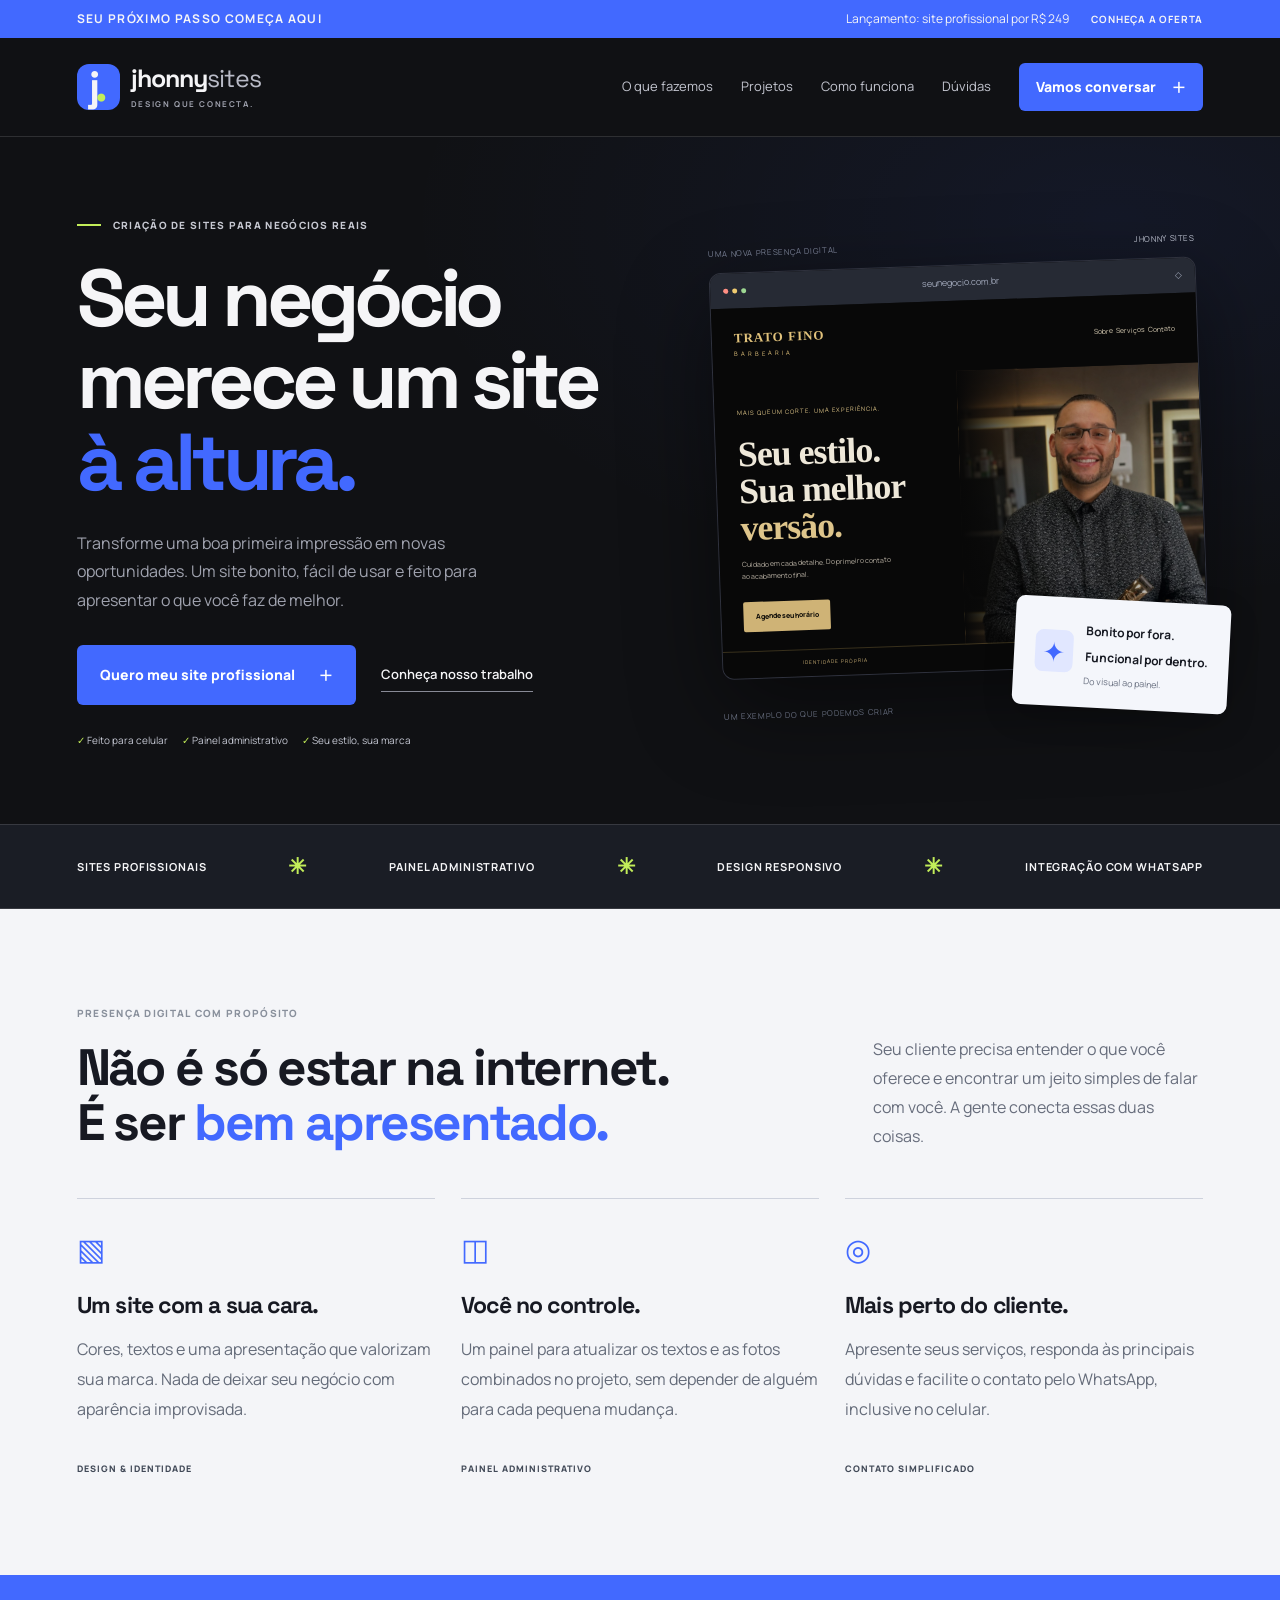
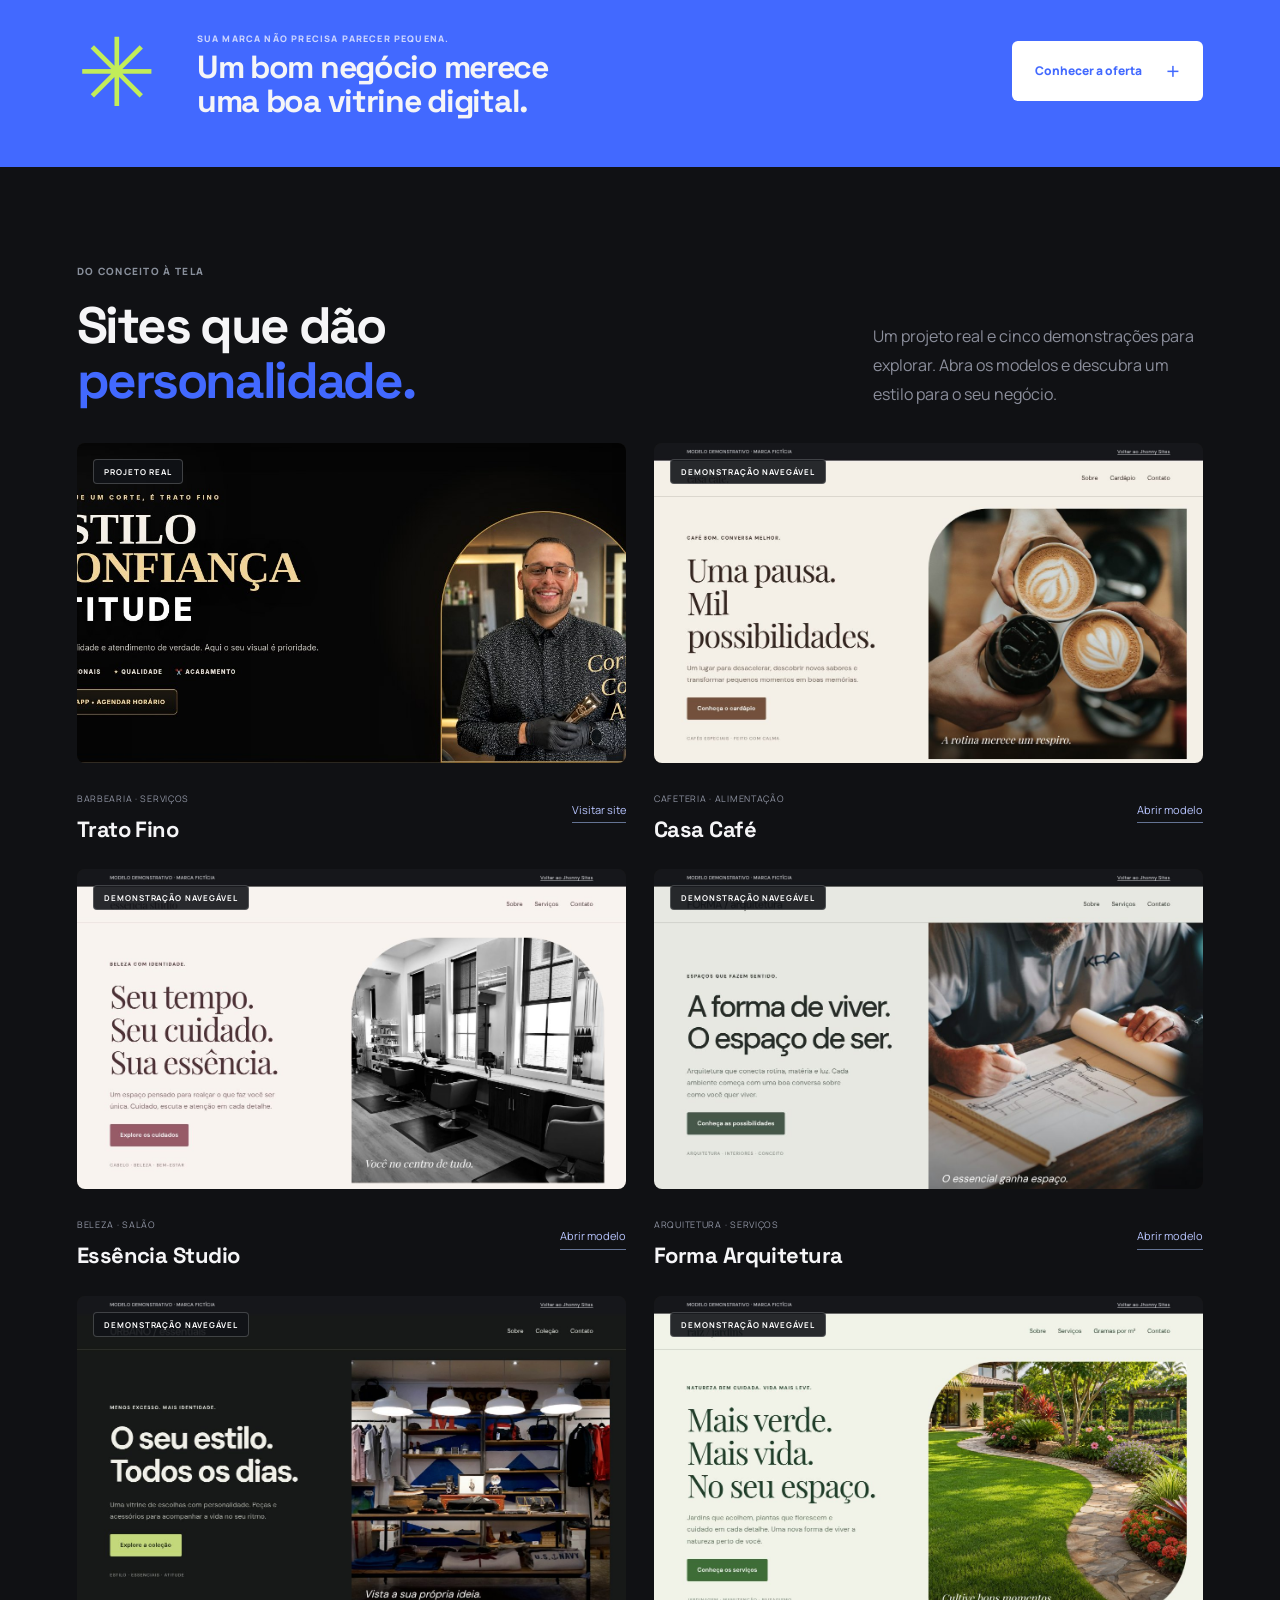
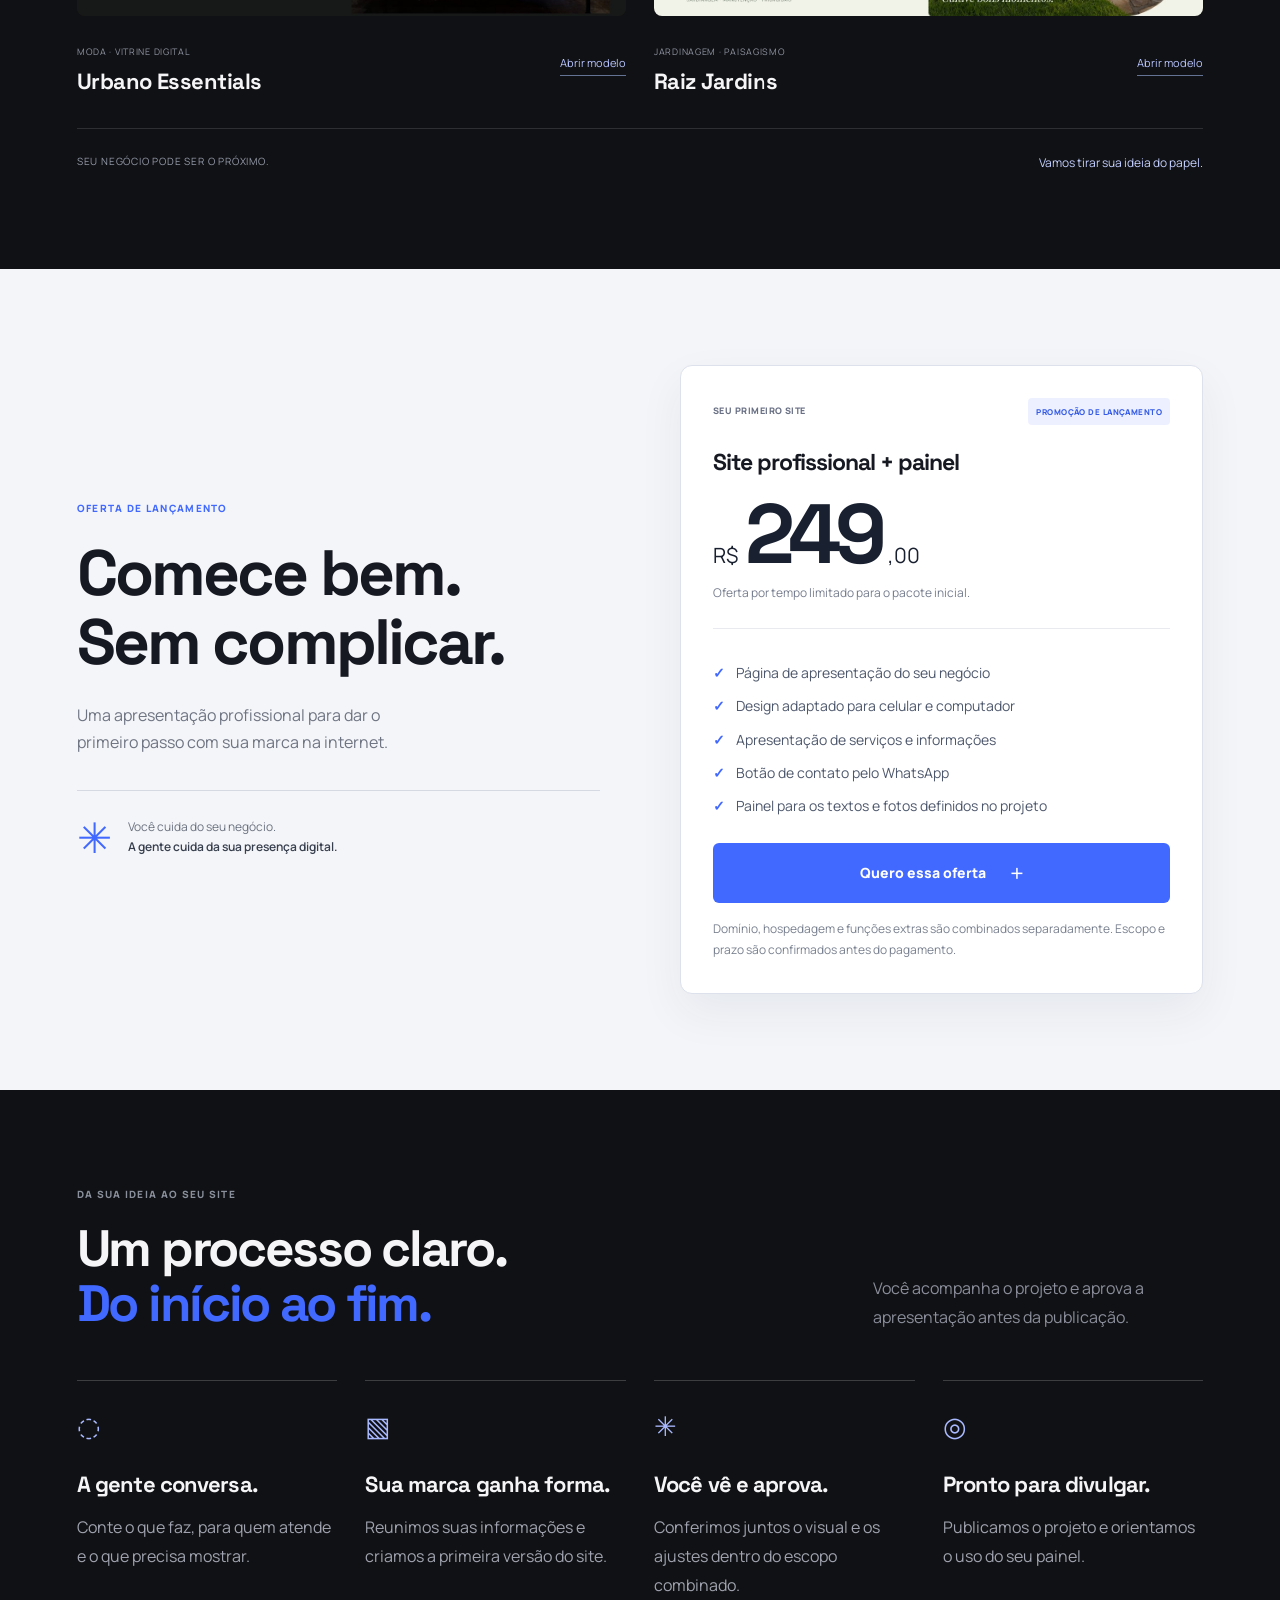
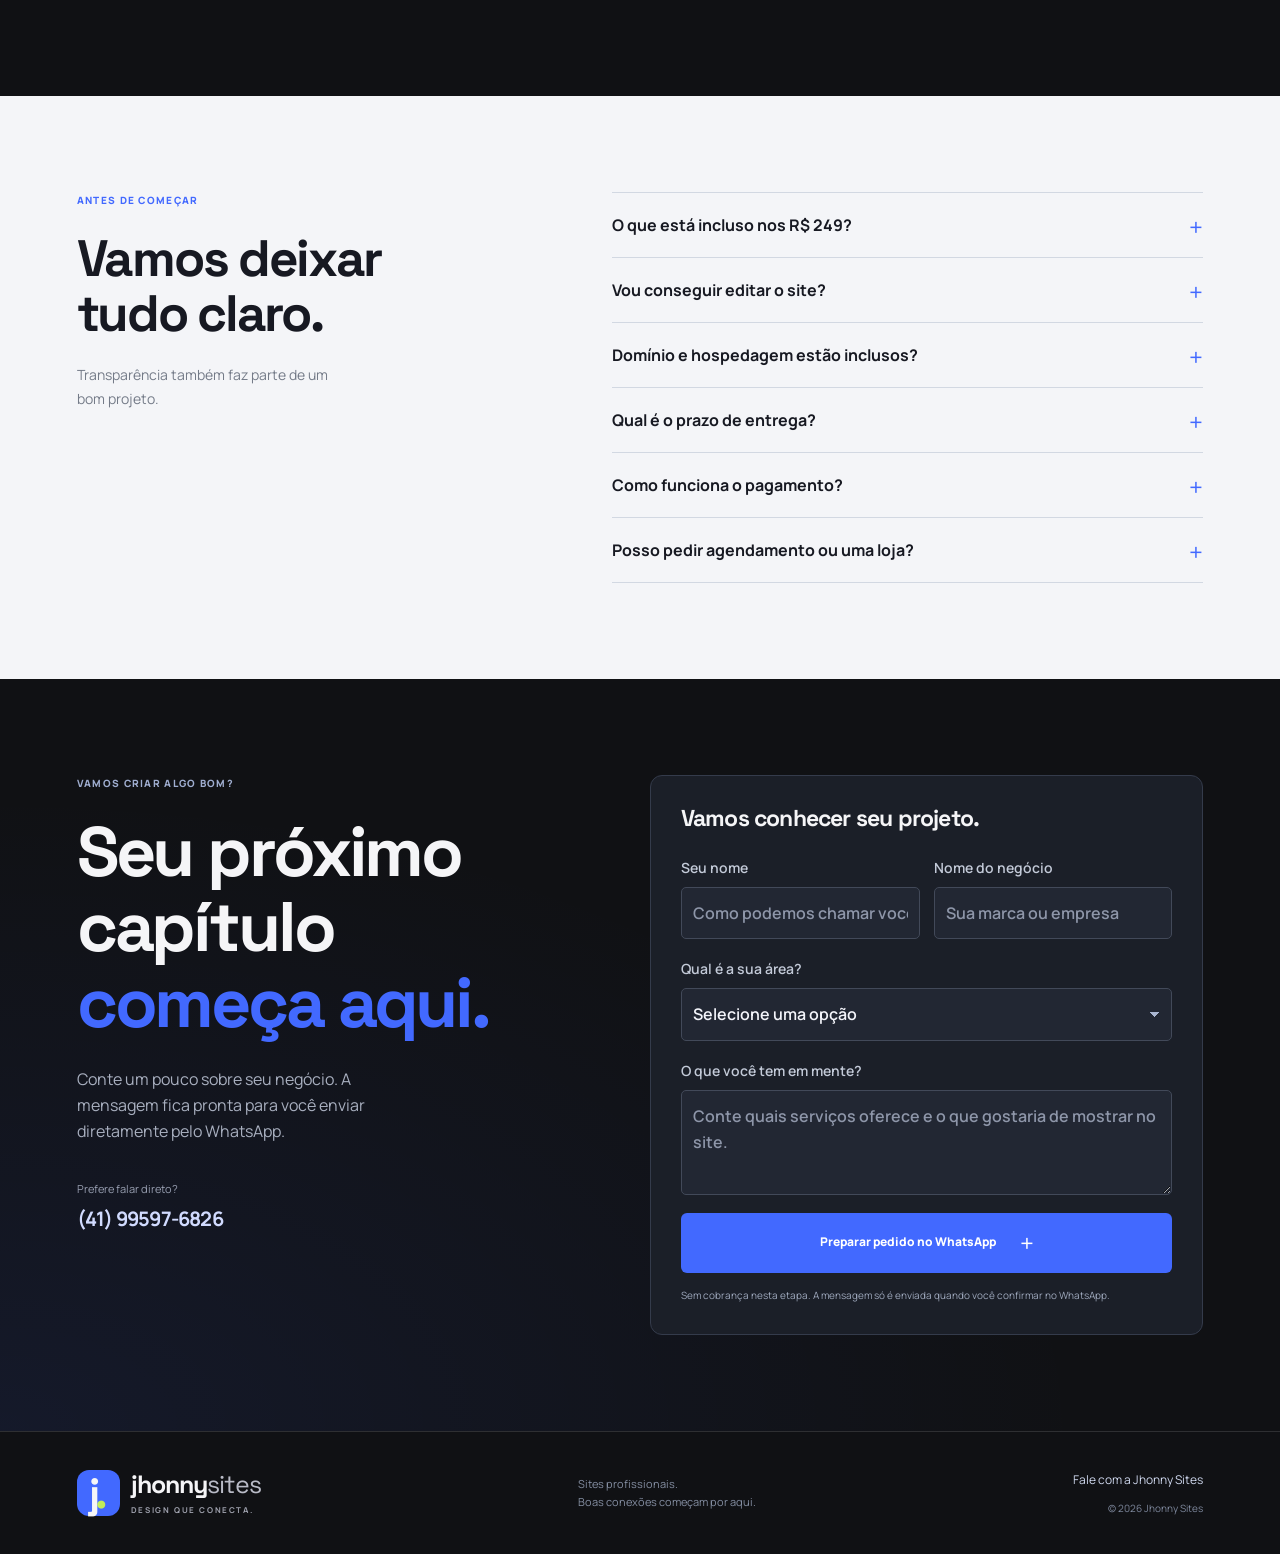
<file: index.html>
<!doctype html>
<html lang="pt-BR">
<head>
<meta charset="utf-8"><meta name="viewport" content="width=device-width, initial-scale=1">
<meta name="theme-color" content="#101114"><meta name="description" content="Jhonny Sites: sites profissionais, adaptados para celular e com painel administrativo. Conheça a oferta de lançamento de R$ 249 e solicite seu projeto.">
<title>Jhonny Sites — Seu negócio, bem apresentado.</title>
<link rel="icon" href="assets/favicon.svg" type="image/svg+xml"><link rel="preconnect" href="https://fonts.googleapis.com"><link rel="preconnect" href="https://fonts.gstatic.com" crossorigin><link href="https://fonts.googleapis.com/css2?family=Manrope:wght@400;500;600;700;800&family=Space+Grotesk:wght@400;500;600;700&display=swap" rel="stylesheet"><link rel="stylesheet" href="styles.css?v=20261121-demos">
</head>
<body>
<a class="skip" href="#principal">Pular para o conteúdo</a>
<div class="announcement"><span>SEU PRÓXIMO PASSO COMEÇA AQUI</span><a href="#oferta">Lançamento: site profissional por R$ 249 <b>CONHEÇA A OFERTA</b></a></div>
<header class="header"><a class="brand" href="#" aria-label="Jhonny Sites início"><span class="brand-icon" aria-hidden="true">j<span>.</span></span><span>jhonny<span class="brand-light">sites</span><small>DESIGN QUE CONECTA.</small></span></a><button class="menu-toggle" aria-expanded="false" aria-controls="navigation" aria-label="Abrir menu"><span></span><span></span></button><nav id="navigation" aria-label="Principal"><a href="#solucoes">O que fazemos</a><a href="#projetos">Projetos</a><a href="#processo">Como funciona</a><a href="#duvidas">Dúvidas</a><a class="button button-small" href="#contato">Vamos conversar <span aria-hidden="true">+</span></a></nav></header>
<main id="principal">
<section class="hero section-wrap"><div class="hero-copy"><div class="eyebrow"><span class="dash"></span> CRIAÇÃO DE SITES PARA NEGÓCIOS REAIS</div><h1>Seu negócio<br>merece um site<br><span>à altura.</span></h1><p>Transforme uma boa primeira impressão em novas oportunidades. Um site bonito, fácil de usar e feito para apresentar o que você faz de melhor.</p><div class="hero-actions"><a class="button" href="#contato">Quero meu site profissional <span aria-hidden="true">+</span></a><a class="text-link" href="#projetos">Conheça nosso trabalho</a></div><div class="hero-checks"><span>✓ Feito para celular</span><span>✓ Painel administrativo</span><span>✓ Seu estilo, sua marca</span></div></div>
<div class="hero-visual"><div class="visual-label"><span>UMA NOVA PRESENÇA DIGITAL</span><span>JHONNY SITES</span></div><div class="browser"><div class="browser-bar"><div class="browser-dots"><i></i><i></i><i></i></div><span>seunegocio.com.br</span><span class="lock-icon" aria-hidden="true">◇</span></div><div class="demo-site"><div class="demo-nav"><b id="demoBrand">TRATO FINO<span>BARBEARIA</span></b><span>Sobre &nbsp; Serviços &nbsp; Contato</span><i aria-hidden="true">☰</i></div><div class="demo-content"><span id="demoEyebrow">MAIS QUE UM CORTE. UMA EXPERIÊNCIA.</span><h2 id="demoTitle">Seu estilo.<br>Sua melhor<br><em>versão.</em></h2><p id="demoDescription">Cuidado em cada detalhe. Do primeiro contato ao acabamento final.</p><span class="demo-cta" id="demoCta">Agende seu horário</span></div><div class="demo-image"><img src="assets/roger-trato-fino.jpg" alt="Roger, do projeto Trato Fino, com identidade preta e dourada" fetchpriority="high"><span class="demo-image-overlay"></span></div><div class="demo-bottom"><span>IDENTIDADE PRÓPRIA</span><span>EXPERIÊNCIA EM CADA DETALHE</span></div></div></div><div class="floating-card"><span class="floating-icon" aria-hidden="true">✦</span><div><b>Bonito por fora.<br>Funcional por dentro.</b><small>Do visual ao painel.</small></div></div><div class="visual-footer"><span>UM EXEMPLO DO QUE PODEMOS CRIAR</span><span class="circle-mark" aria-hidden="true">✳</span></div></div></section>
<div class="capability-strip" aria-label="Recursos"><span>SITES PROFISSIONAIS</span><i>✳</i><span>PAINEL ADMINISTRATIVO</span><i>✳</i><span>DESIGN RESPONSIVO</span><i>✳</i><span>INTEGRAÇÃO COM WHATSAPP</span></div>
<section class="solutions section-wrap light" id="solucoes"><div class="section-heading"><div><div class="eyebrow">PRESENÇA DIGITAL COM PROPÓSITO</div><h2>Não é só estar na internet.<br>É ser <em>bem apresentado.</em></h2></div><p>Seu cliente precisa entender o que você oferece e encontrar um jeito simples de falar com você. A gente conecta essas duas coisas.</p></div><div class="solution-grid"><article><span class="service-icon" aria-hidden="true">▧</span><h3>Um site com a sua cara.</h3><p>Cores, textos e uma apresentação que valorizam sua marca. Nada de deixar seu negócio com aparência improvisada.</p><span class="service-tag">DESIGN & IDENTIDADE</span></article><article><span class="service-icon" aria-hidden="true">◫</span><h3>Você no controle.</h3><p>Um painel para atualizar os textos e as fotos combinados no projeto, sem depender de alguém para cada pequena mudança.</p><span class="service-tag">PAINEL ADMINISTRATIVO</span></article><article><span class="service-icon" aria-hidden="true">◎</span><h3>Mais perto do cliente.</h3><p>Apresente seus serviços, responda às principais dúvidas e facilite o contato pelo WhatsApp, inclusive no celular.</p><span class="service-tag">CONTATO SIMPLIFICADO</span></article></div></section>
<section class="promo-banner section-wrap"><div class="promo-symbol" aria-hidden="true">✳</div><div><span class="eyebrow">SUA MARCA NÃO PRECISA PARECER PEQUENA.</span><h2>Um bom negócio merece<br>uma boa vitrine digital.</h2></div><a href="#oferta" class="button button-white">Conhecer a oferta <span aria-hidden="true">+</span></a></section>
<section class="projects section-wrap" id="projetos"><div class="section-heading"><div><div class="eyebrow">DO CONCEITO À TELA</div><h2>Sites que dão<br><em>personalidade.</em></h2></div><p>Um projeto real e cinco demonstrações para explorar. Abra os modelos e descubra um estilo para o seu negócio.</p></div><div class="project-grid"><a class="project-card real-project" href="https://tratofinooficial.com.br" target="_blank" rel="noopener noreferrer"><div class="project-image"><img src="assets/projeto-trato-fino.jpg" alt="Site Trato Fino com apresentação dos barbeiros" loading="lazy"><span class="project-badge">PROJETO REAL</span></div><div class="project-caption"><div><span>BARBEARIA · SERVIÇOS</span><h3>Trato Fino</h3></div><span class="project-open">Visitar site</span></div></a><a class="project-card real-project" href="demos/cafe.html"><div class="project-image"><img src="assets/preview-cafe.jpg" alt="Demonstração do site Casa Café" loading="lazy"><span class="project-badge">DEMONSTRAÇÃO NAVEGÁVEL</span></div><div class="project-caption"><div><span>CAFETERIA · ALIMENTAÇÃO</span><h3>Casa Café</h3></div><span class="project-open">Abrir modelo</span></div></a><a class="project-card real-project" href="demos/beleza.html"><div class="project-image"><img src="assets/preview-beleza.jpg" alt="Demonstração do site Essência Studio" loading="lazy"><span class="project-badge">DEMONSTRAÇÃO NAVEGÁVEL</span></div><div class="project-caption"><div><span>BELEZA · SALÃO</span><h3>Essência Studio</h3></div><span class="project-open">Abrir modelo</span></div></a><a class="project-card real-project" href="demos/arquitetura.html"><div class="project-image"><img src="assets/preview-arquitetura.jpg" alt="Demonstração do site Forma Arquitetura" loading="lazy"><span class="project-badge">DEMONSTRAÇÃO NAVEGÁVEL</span></div><div class="project-caption"><div><span>ARQUITETURA · SERVIÇOS</span><h3>Forma Arquitetura</h3></div><span class="project-open">Abrir modelo</span></div></a><a class="project-card real-project" href="demos/loja.html"><div class="project-image"><img src="assets/preview-loja.jpg" alt="Demonstração do site Urbano Essentials" loading="lazy"><span class="project-badge">DEMONSTRAÇÃO NAVEGÁVEL</span></div><div class="project-caption"><div><span>MODA · VITRINE DIGITAL</span><h3>Urbano Essentials</h3></div><span class="project-open">Abrir modelo</span></div></a><a class="project-card" href="demos/jardinagem.html"><div class="project-image"><img src="assets/preview-jardinagem.jpg" alt="Demonstração de site de jardinagem e paisagismo Raiz Jardins" loading="lazy"><span class="project-badge">DEMONSTRAÇÃO NAVEGÁVEL</span></div><div class="project-caption"><div><span>JARDINAGEM · PAISAGISMO</span><h3>Raiz Jardins</h3></div><span class="project-open">Abrir modelo</span></div></a></div><div class="project-note"><span>SEU NEGÓCIO PODE SER O PRÓXIMO.</span><a href="#contato">Vamos tirar sua ideia do papel.</a></div></section>
<section class="offer section-wrap light" id="oferta"><div class="offer-intro"><div class="eyebrow">OFERTA DE LANÇAMENTO</div><h2>Comece bem.<br>Sem complicar.</h2><p>Uma apresentação profissional para dar o primeiro passo com sua marca na internet.</p><div class="offer-note"><span aria-hidden="true">✳</span><p>Você cuida do seu negócio.<br><strong>A gente cuida da sua presença digital.</strong></p></div></div><article class="price-card"><div class="price-top"><span>SEU PRIMEIRO SITE</span><span class="limited">PROMOÇÃO DE LANÇAMENTO</span></div><h3>Site profissional + painel</h3><div class="price"><span>R$</span><strong>249</strong><span>,00</span></div><p class="price-description">Oferta por tempo limitado para o pacote inicial.</p><ul><li>Página de apresentação do seu negócio</li><li>Design adaptado para celular e computador</li><li>Apresentação de serviços e informações</li><li>Botão de contato pelo WhatsApp</li><li>Painel para os textos e fotos definidos no projeto</li></ul><a class="button" href="#contato">Quero essa oferta <span aria-hidden="true">+</span></a><p class="price-terms">Domínio, hospedagem e funções extras são combinados separadamente. Escopo e prazo são confirmados antes do pagamento.</p></article></section>
<section class="process section-wrap" id="processo"><div class="section-heading"><div><div class="eyebrow">DA SUA IDEIA AO SEU SITE</div><h2>Um processo claro.<br><em>Do início ao fim.</em></h2></div><p>Você acompanha o projeto e aprova a apresentação antes da publicação.</p></div><div class="process-grid"><article><span class="process-icon">◌</span><h3>A gente conversa.</h3><p>Conte o que faz, para quem atende e o que precisa mostrar.</p></article><article><span class="process-icon">▧</span><h3>Sua marca ganha forma.</h3><p>Reunimos suas informações e criamos a primeira versão do site.</p></article><article><span class="process-icon">✳</span><h3>Você vê e aprova.</h3><p>Conferimos juntos o visual e os ajustes dentro do escopo combinado.</p></article><article><span class="process-icon">◎</span><h3>Pronto para divulgar.</h3><p>Publicamos o projeto e orientamos o uso do seu painel.</p></article></div></section>
<section class="faq section-wrap light" id="duvidas"><div><div class="eyebrow">ANTES DE COMEÇAR</div><h2>Vamos deixar<br>tudo claro.</h2><p>Transparência também faz parte de um bom projeto.</p></div><div class="faq-list"><details><summary>O que está incluso nos R$ 249?</summary><p>O pacote inicial inclui uma página de apresentação responsiva, informações dos serviços, botão de WhatsApp e painel para os textos e fotos definidos no projeto. A proposta final confirma o conteúdo e os recursos antes do pagamento.</p></details><details><summary>Vou conseguir editar o site?</summary><p>Sim. O painel permite alterar os conteúdos definidos no escopo. Mudanças de estrutura e novas funcionalidades são avaliadas à parte.</p></details><details><summary>Domínio e hospedagem estão inclusos?</summary><p>Não fazem parte do valor anunciado. As opções, valores e eventuais custos recorrentes serão informados separadamente antes da contratação.</p></details><details><summary>Qual é o prazo de entrega?</summary><p>O prazo é combinado depois de entender o projeto e conferir os textos, fotos e informações necessários. Assim você sabe o que esperar antes de contratar.</p></details><details><summary>Como funciona o pagamento?</summary><p>Primeiro confirmamos os detalhes da proposta pelo WhatsApp. A integração de pagamento Pix pelo Asaas será disponibilizada em uma próxima etapa. Esta página não cobra nem confirma pagamentos.</p></details><details><summary>Posso pedir agendamento ou uma loja?</summary><p>Pode. Agendamento, loja virtual e outras integrações precisam de avaliação e orçamento próprios. Conte sua ideia para receber uma proposta adequada.</p></details></div></section>
<section class="contact section-wrap" id="contato"><div class="contact-copy"><div class="eyebrow">VAMOS CRIAR ALGO BOM?</div><h2>Seu próximo<br>capítulo<br><em>começa aqui.</em></h2><p>Conte um pouco sobre seu negócio. A mensagem fica pronta para você enviar diretamente pelo WhatsApp.</p><a class="contact-direct" href="https://wa.me/5541995976826?text=Ol%C3%A1%2C%20Jhonny%20Sites!%20Quero%20conversar%20sobre%20um%20site%20profissional." target="_blank" rel="noopener noreferrer"><span>Prefere falar direto?</span><strong>(41) 99597-6826</strong></a></div><form class="contact-form" id="projectForm"><h3>Vamos conhecer seu projeto.</h3><div class="form-row"><label>Seu nome<input name="name" autocomplete="name" placeholder="Como podemos chamar você?" required maxlength="80"></label><label>Nome do negócio<input name="business" autocomplete="organization" placeholder="Sua marca ou empresa" required maxlength="100"></label></div><label>Qual é a sua área?<select name="segment" required><option value="">Selecione uma opção</option><option>Beleza e barbearia</option><option>Comércio e produtos</option><option>Alimentação</option><option>Serviços profissionais</option><option>Outro segmento</option></select></label><label>O que você tem em mente?<textarea name="idea" placeholder="Conte quais serviços oferece e o que gostaria de mostrar no site." rows="3" maxlength="1500"></textarea></label><button class="button" type="submit">Preparar pedido no WhatsApp <span aria-hidden="true">+</span></button><p class="form-note">Sem cobrança nesta etapa. A mensagem só é enviada quando você confirmar no WhatsApp.</p><div id="requestResult" hidden><p>Seu pedido está pronto. Abra o WhatsApp e confirme o envio.</p><div class="result-actions"><a id="sendRequest" class="button" target="_blank" rel="noopener noreferrer">Abrir WhatsApp</a><button type="button" class="button button-outline" id="copyRequest">Copiar mensagem</button></div><textarea id="requestText" readonly rows="6" aria-label="Mensagem do pedido"></textarea><p id="copyStatus" role="status" aria-live="polite"></p></div></form></section>
</main><footer class="footer section-wrap"><a class="brand" href="#"><span class="brand-icon" aria-hidden="true">j<span>.</span></span><span>jhonny<span class="brand-light">sites</span><small>DESIGN QUE CONECTA.</small></span></a><p>Sites profissionais.<br>Boas conexões começam por aqui.</p><div><a href="#contato">Fale com a Jhonny Sites</a><span>© <span id="year">2026</span> Jhonny Sites</span></div></footer>
<script src="script.js"></script></body></html>
</file>
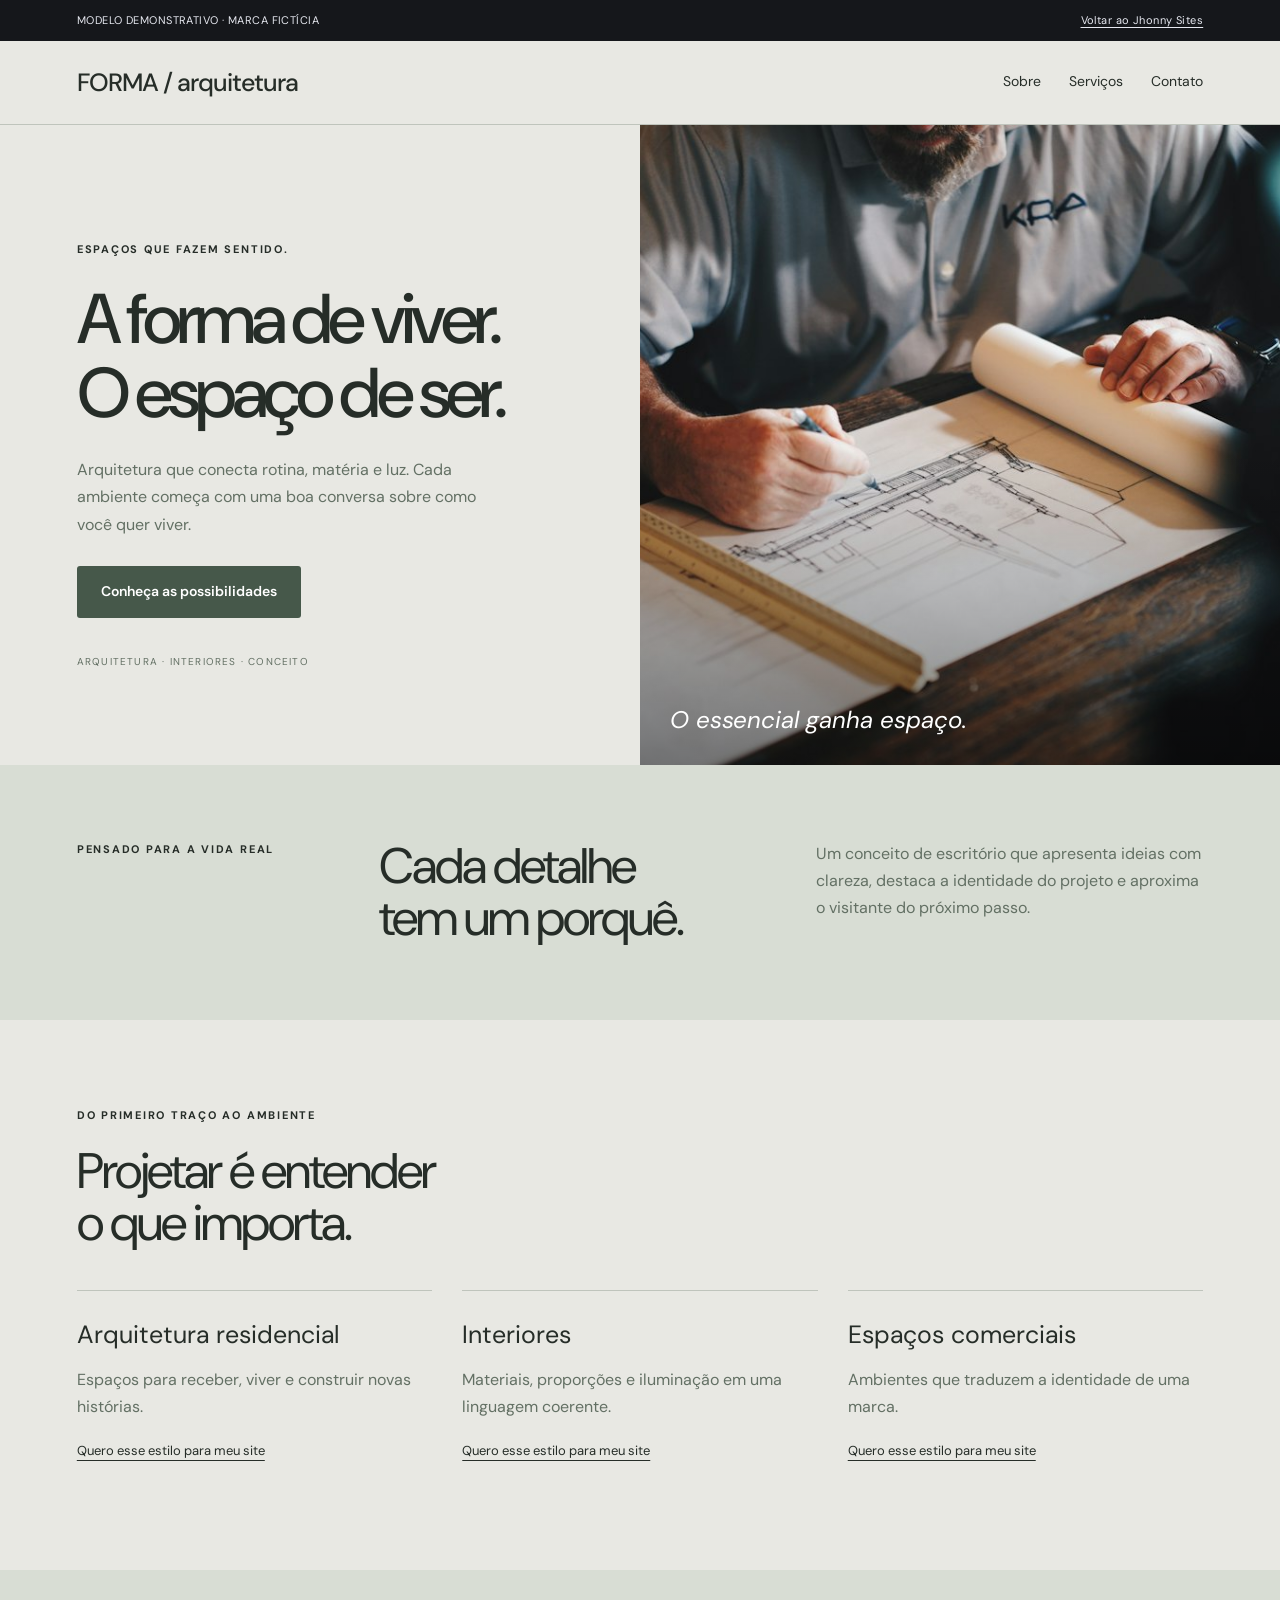
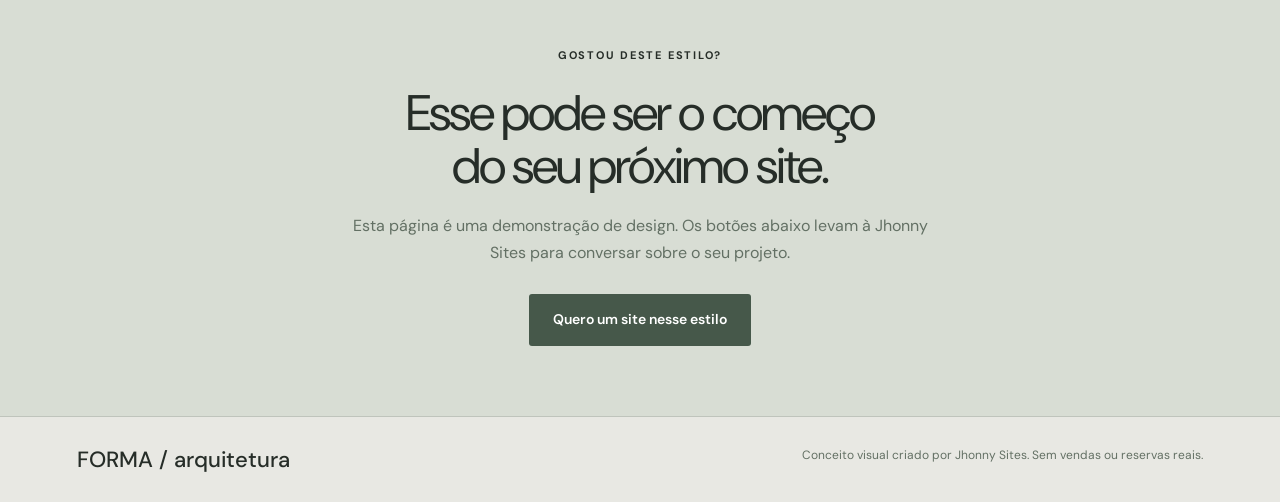
<file: demos/arquitetura.html>
<!doctype html><html lang="pt-BR"><head><meta charset="utf-8"><meta name="viewport" content="width=device-width,initial-scale=1"><meta name="robots" content="noindex"><title>Forma Arquitetura — Demonstração Jhonny Sites</title><link rel="stylesheet" href="demo.css"></head><body data-demo="arquitetura"><div class="demo-disclaimer"><span>MODELO DEMONSTRATIVO · MARCA FICTÍCIA</span><a href="../index.html#projetos">Voltar ao Jhonny Sites</a></div><header><a id="brand" href="#inicio"></a><nav aria-label="Navegação do exemplo"><a href="#sobre">Sobre</a><a href="#servicos" id="navServices">Serviços</a><a href="#contato">Contato</a></nav></header><main><section class="demo-hero" id="inicio"><div class="hero-copy"><span id="eyebrow" class="eyebrow"></span><h1 id="headline"></h1><p id="intro"></p><a href="#servicos" class="cta" id="primary"></a><span class="hero-caption" id="caption"></span></div><div class="hero-image"><img id="heroPhoto" alt="" fetchpriority="high"><span id="imageCaption"></span></div></section><section class="demo-about" id="sobre"><span class="eyebrow" id="aboutLabel"></span><h2 id="aboutTitle"></h2><p id="aboutText"></p></section><section class="demo-services" id="servicos"><div class="section-heading"><span class="eyebrow" id="servicesLabel"></span><h2 id="servicesTitle"></h2></div><div class="services-grid" id="cards"></div></section><section class="demo-contact" id="contato"><span class="eyebrow">GOSTOU DESTE ESTILO?</span><h2>Esse pode ser o começo<br>do seu próximo site.</h2><p>Esta página é uma demonstração de design. Os botões abaixo levam à Jhonny Sites para conversar sobre o seu projeto.</p><a class="cta" href="../index.html#contato">Quero um site nesse estilo</a></section></main><footer><strong id="footerBrand"></strong><span>Conceito visual criado por Jhonny Sites. Sem vendas ou reservas reais.</span></footer><script src="demo.js"></script></body></html>
</file>
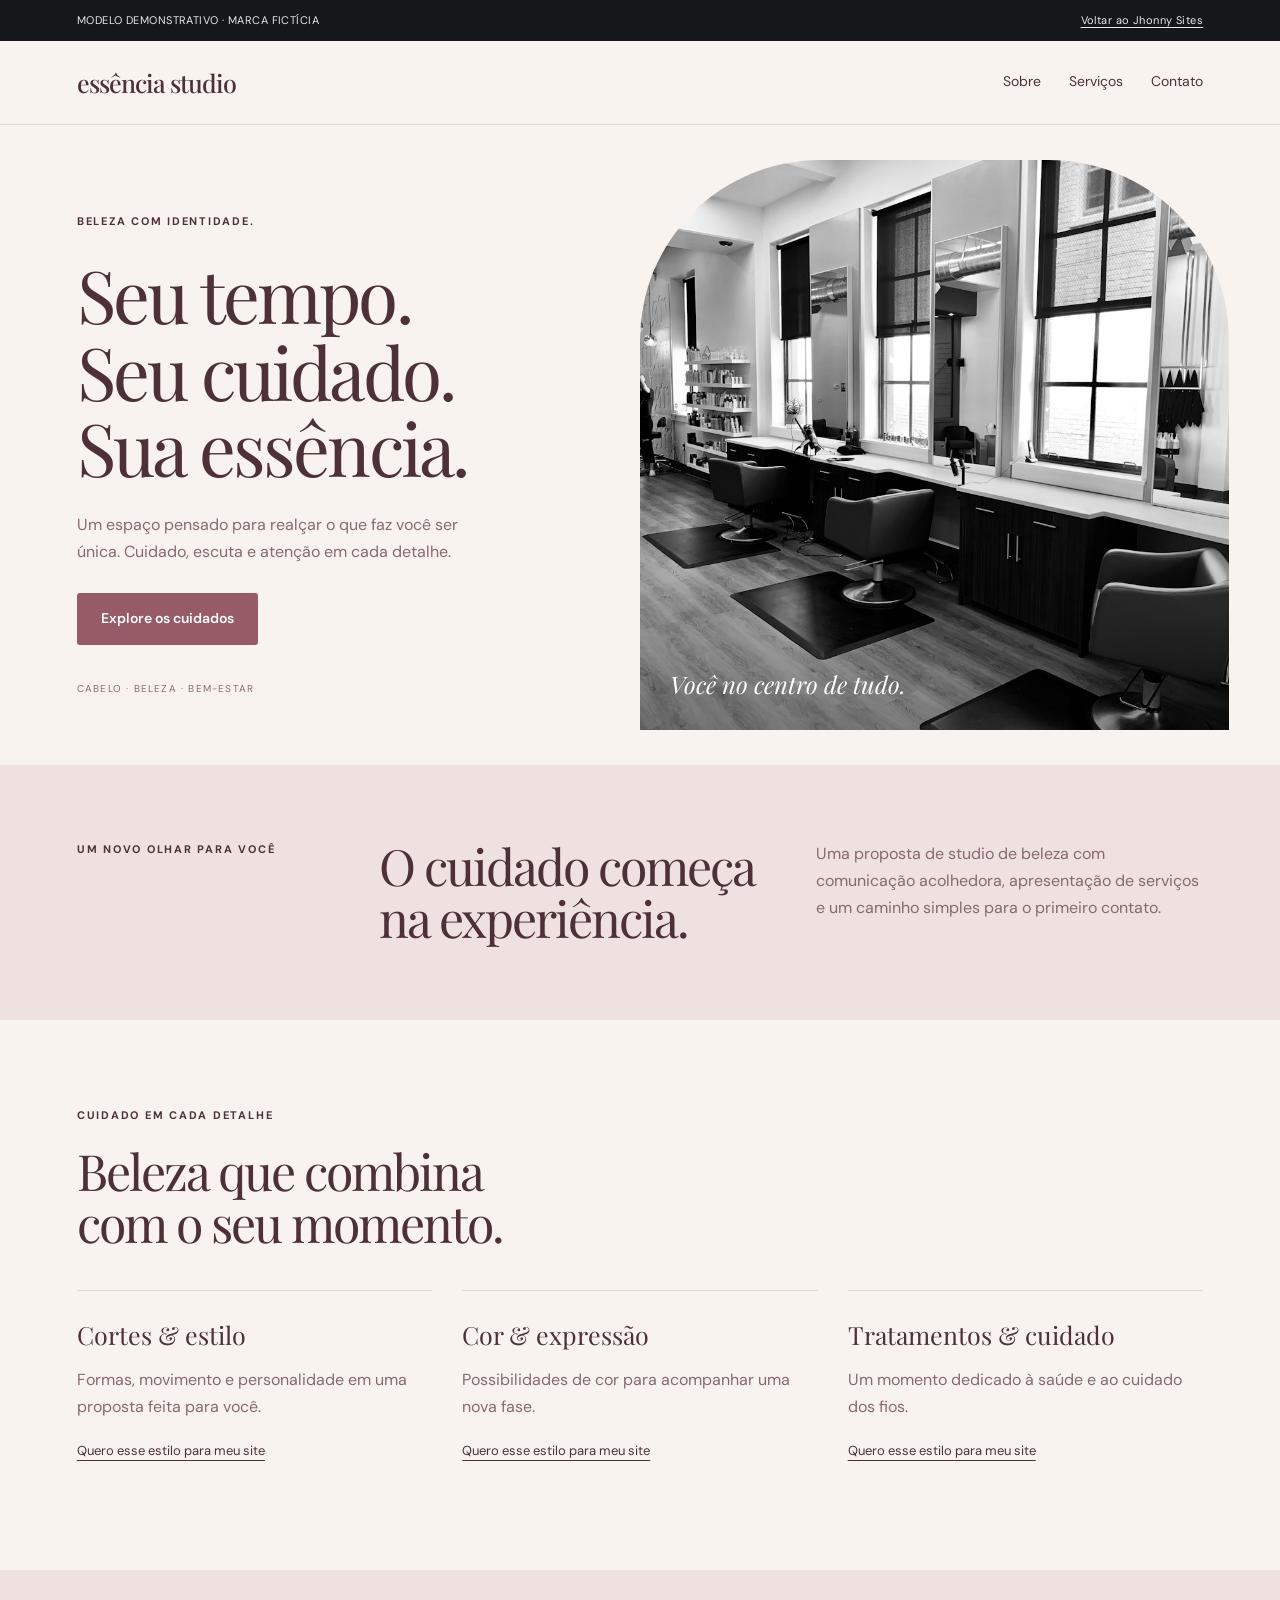
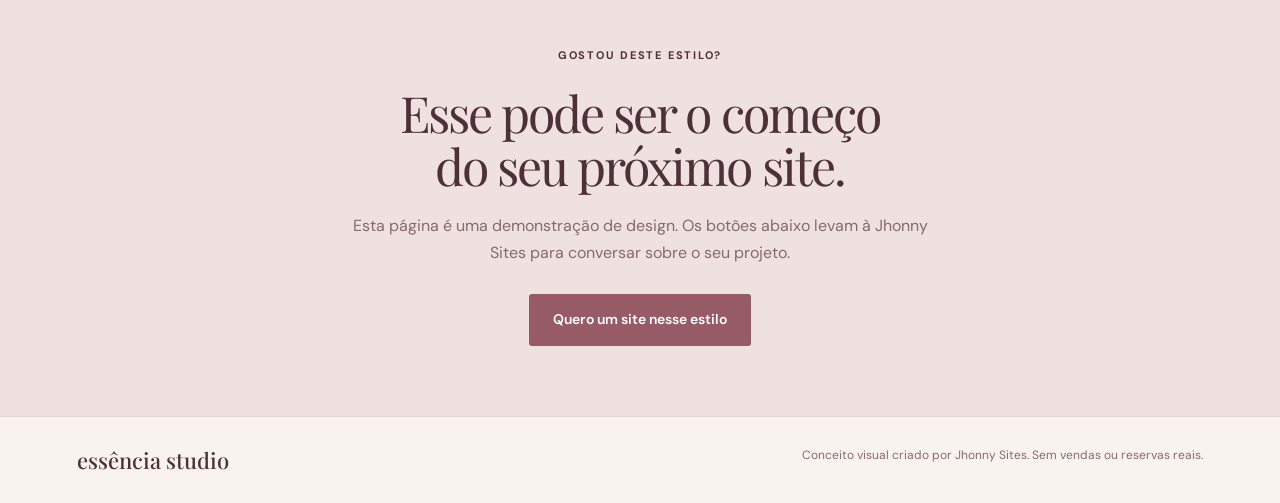
<file: demos/beleza.html>
<!doctype html><html lang="pt-BR"><head><meta charset="utf-8"><meta name="viewport" content="width=device-width,initial-scale=1"><meta name="robots" content="noindex"><title>Essência Studio — Demonstração Jhonny Sites</title><link rel="stylesheet" href="demo.css"></head><body data-demo="beleza"><div class="demo-disclaimer"><span>MODELO DEMONSTRATIVO · MARCA FICTÍCIA</span><a href="../index.html#projetos">Voltar ao Jhonny Sites</a></div><header><a id="brand" href="#inicio"></a><nav aria-label="Navegação do exemplo"><a href="#sobre">Sobre</a><a href="#servicos" id="navServices">Serviços</a><a href="#contato">Contato</a></nav></header><main><section class="demo-hero" id="inicio"><div class="hero-copy"><span id="eyebrow" class="eyebrow"></span><h1 id="headline"></h1><p id="intro"></p><a href="#servicos" class="cta" id="primary"></a><span class="hero-caption" id="caption"></span></div><div class="hero-image"><img id="heroPhoto" alt="" fetchpriority="high"><span id="imageCaption"></span></div></section><section class="demo-about" id="sobre"><span class="eyebrow" id="aboutLabel"></span><h2 id="aboutTitle"></h2><p id="aboutText"></p></section><section class="demo-services" id="servicos"><div class="section-heading"><span class="eyebrow" id="servicesLabel"></span><h2 id="servicesTitle"></h2></div><div class="services-grid" id="cards"></div></section><section class="demo-contact" id="contato"><span class="eyebrow">GOSTOU DESTE ESTILO?</span><h2>Esse pode ser o começo<br>do seu próximo site.</h2><p>Esta página é uma demonstração de design. Os botões abaixo levam à Jhonny Sites para conversar sobre o seu projeto.</p><a class="cta" href="../index.html#contato">Quero um site nesse estilo</a></section></main><footer><strong id="footerBrand"></strong><span>Conceito visual criado por Jhonny Sites. Sem vendas ou reservas reais.</span></footer><script src="demo.js"></script></body></html>
</file>
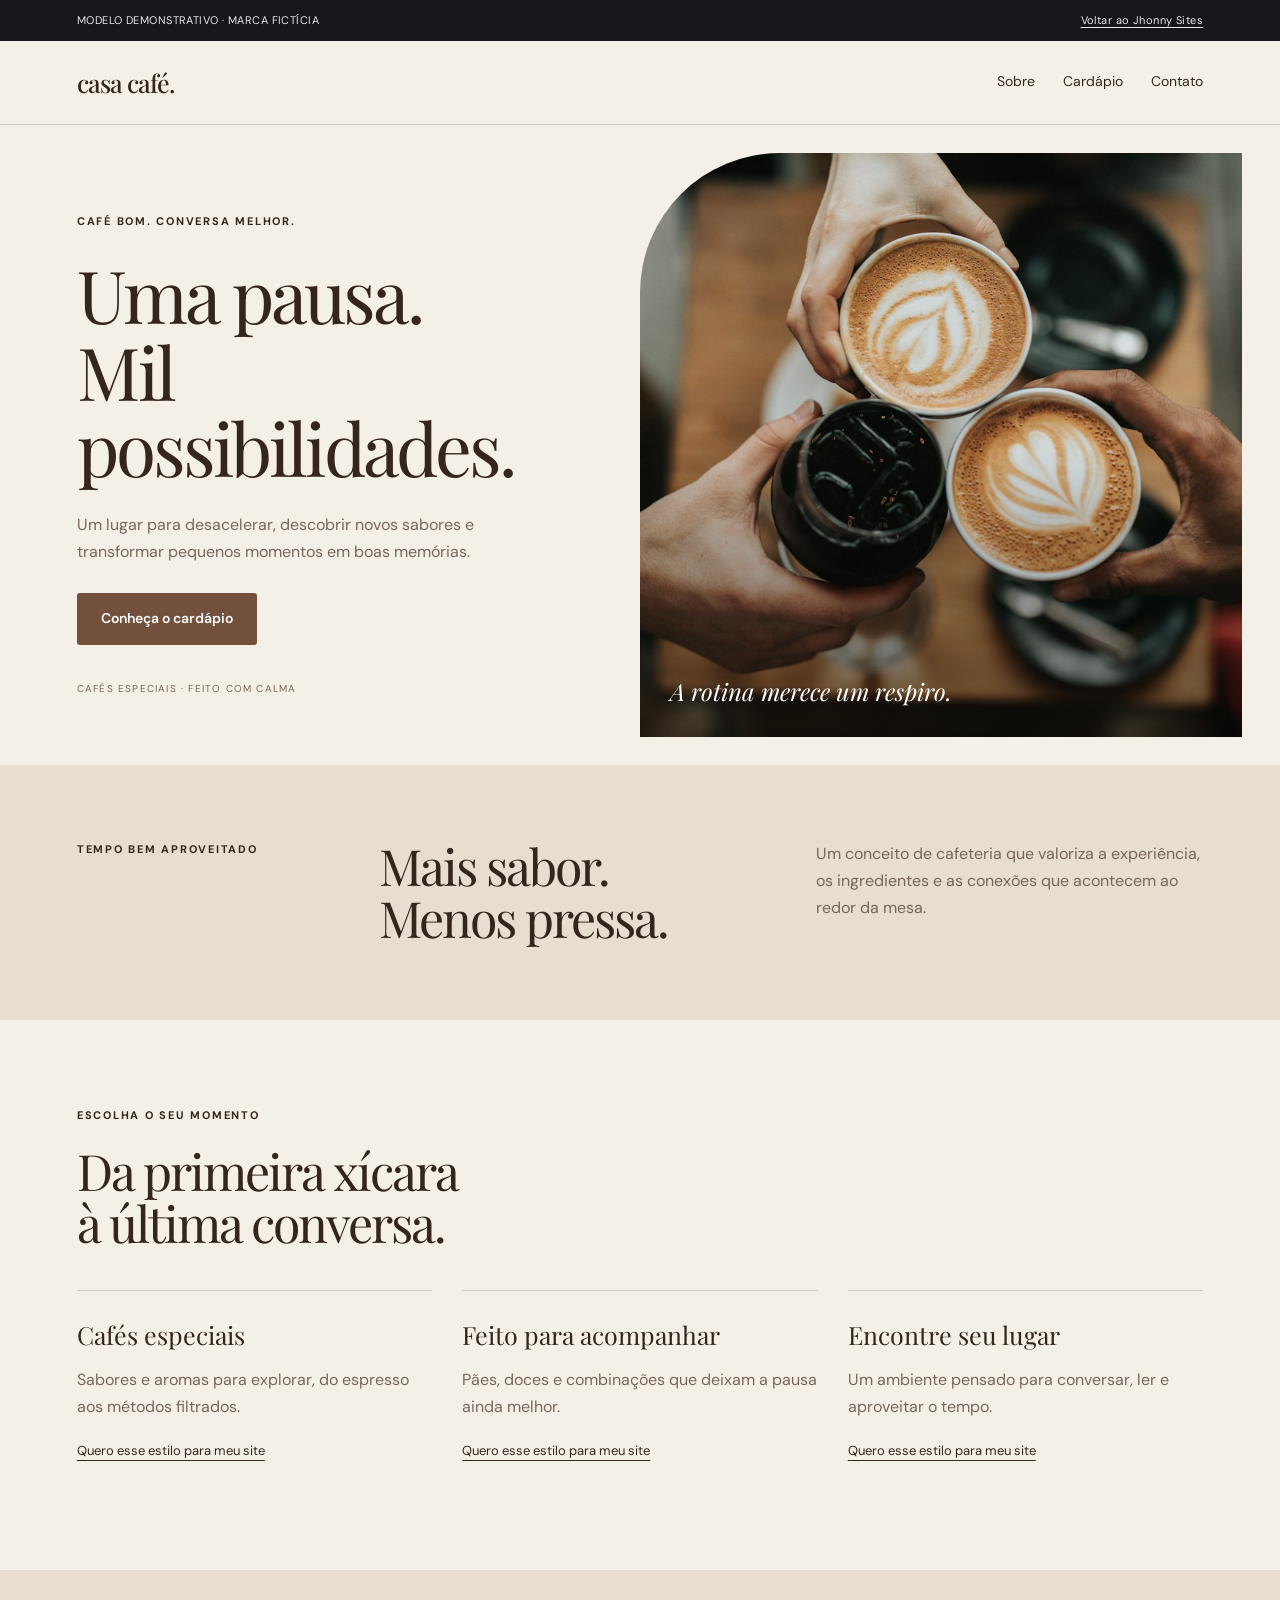
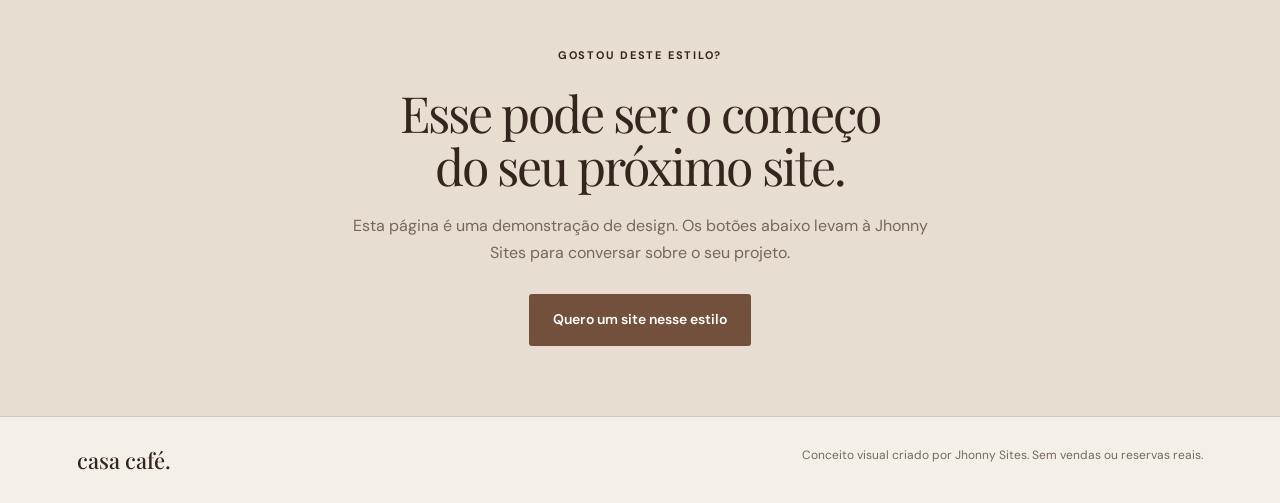
<file: demos/cafe.html>
<!doctype html><html lang="pt-BR"><head><meta charset="utf-8"><meta name="viewport" content="width=device-width,initial-scale=1"><meta name="robots" content="noindex"><title>Casa Café — Demonstração Jhonny Sites</title><link rel="stylesheet" href="demo.css"></head><body data-demo="cafe"><div class="demo-disclaimer"><span>MODELO DEMONSTRATIVO · MARCA FICTÍCIA</span><a href="../index.html#projetos">Voltar ao Jhonny Sites</a></div><header><a id="brand" href="#inicio"></a><nav aria-label="Navegação do exemplo"><a href="#sobre">Sobre</a><a href="#servicos" id="navServices">Serviços</a><a href="#contato">Contato</a></nav></header><main><section class="demo-hero" id="inicio"><div class="hero-copy"><span id="eyebrow" class="eyebrow"></span><h1 id="headline"></h1><p id="intro"></p><a href="#servicos" class="cta" id="primary"></a><span class="hero-caption" id="caption"></span></div><div class="hero-image"><img id="heroPhoto" alt="" fetchpriority="high"><span id="imageCaption"></span></div></section><section class="demo-about" id="sobre"><span class="eyebrow" id="aboutLabel"></span><h2 id="aboutTitle"></h2><p id="aboutText"></p></section><section class="demo-services" id="servicos"><div class="section-heading"><span class="eyebrow" id="servicesLabel"></span><h2 id="servicesTitle"></h2></div><div class="services-grid" id="cards"></div></section><section class="demo-contact" id="contato"><span class="eyebrow">GOSTOU DESTE ESTILO?</span><h2>Esse pode ser o começo<br>do seu próximo site.</h2><p>Esta página é uma demonstração de design. Os botões abaixo levam à Jhonny Sites para conversar sobre o seu projeto.</p><a class="cta" href="../index.html#contato">Quero um site nesse estilo</a></section></main><footer><strong id="footerBrand"></strong><span>Conceito visual criado por Jhonny Sites. Sem vendas ou reservas reais.</span></footer><script src="demo.js"></script></body></html>
</file>
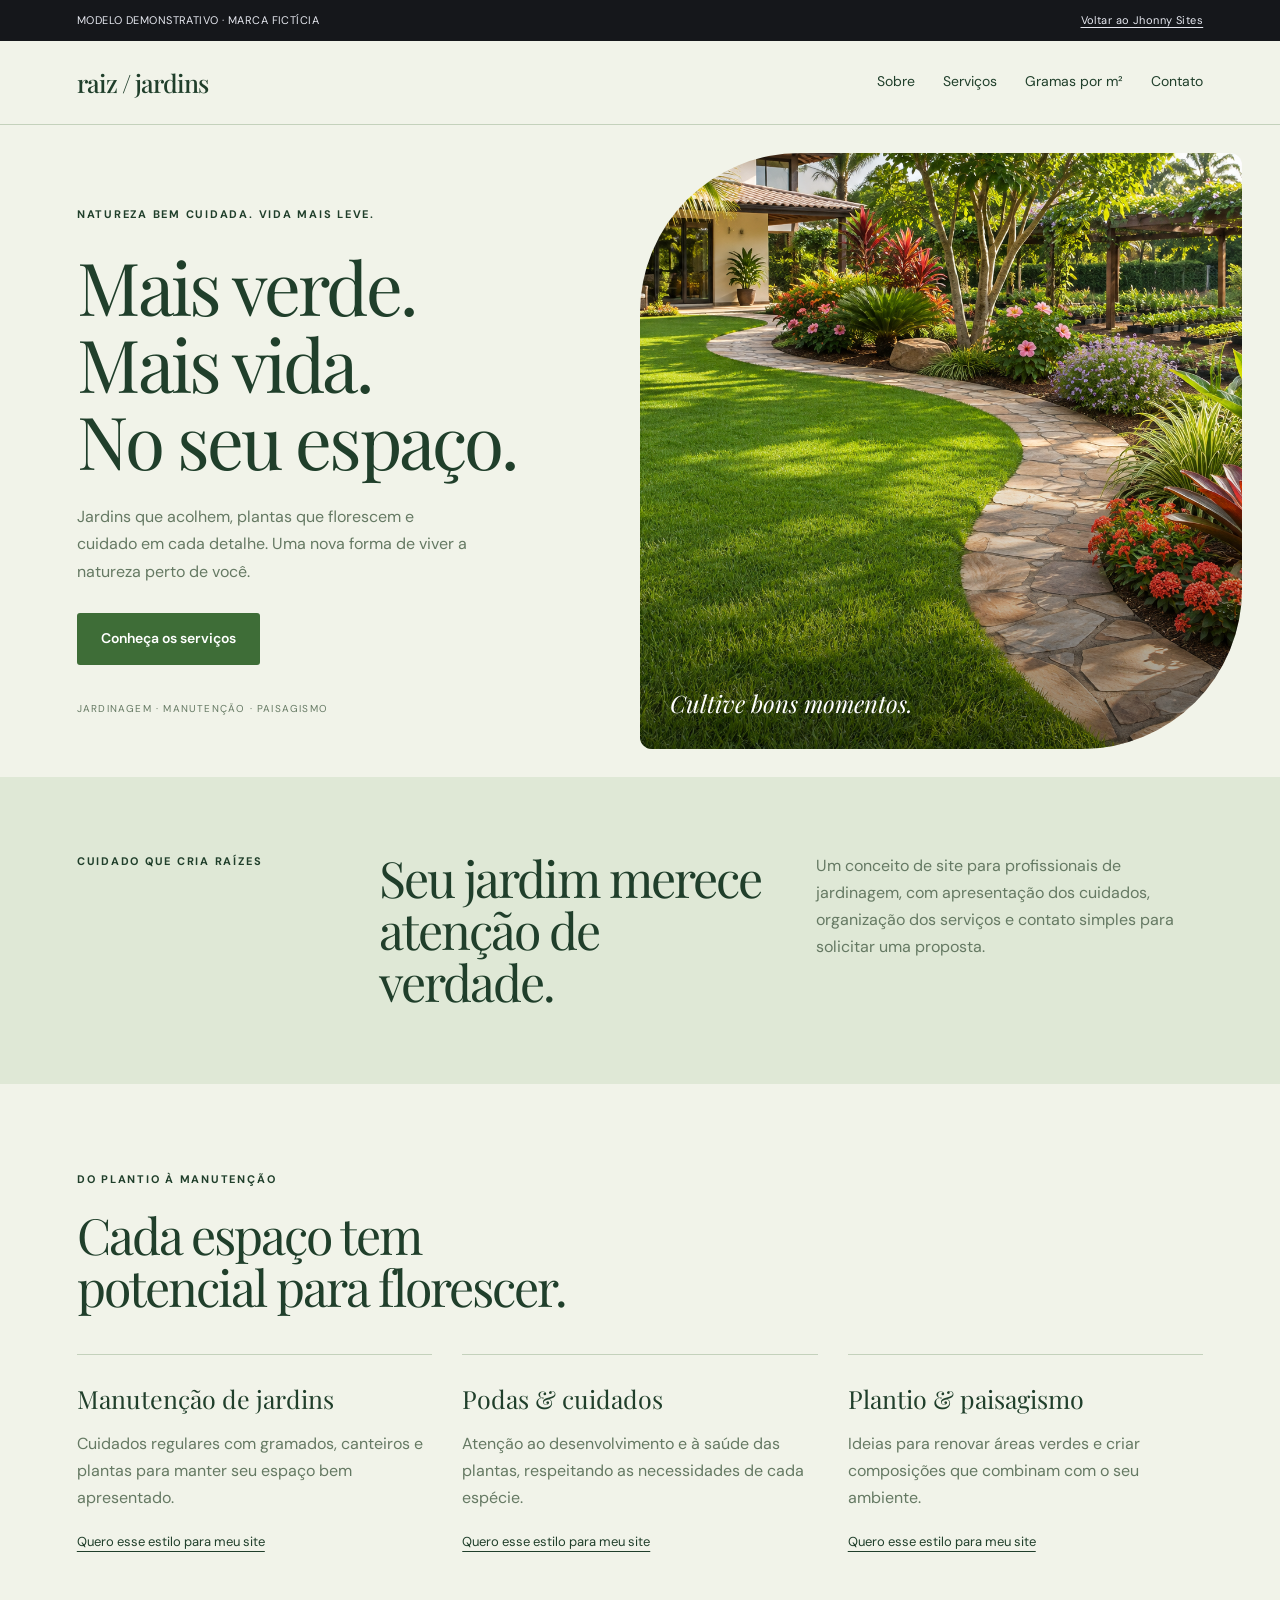
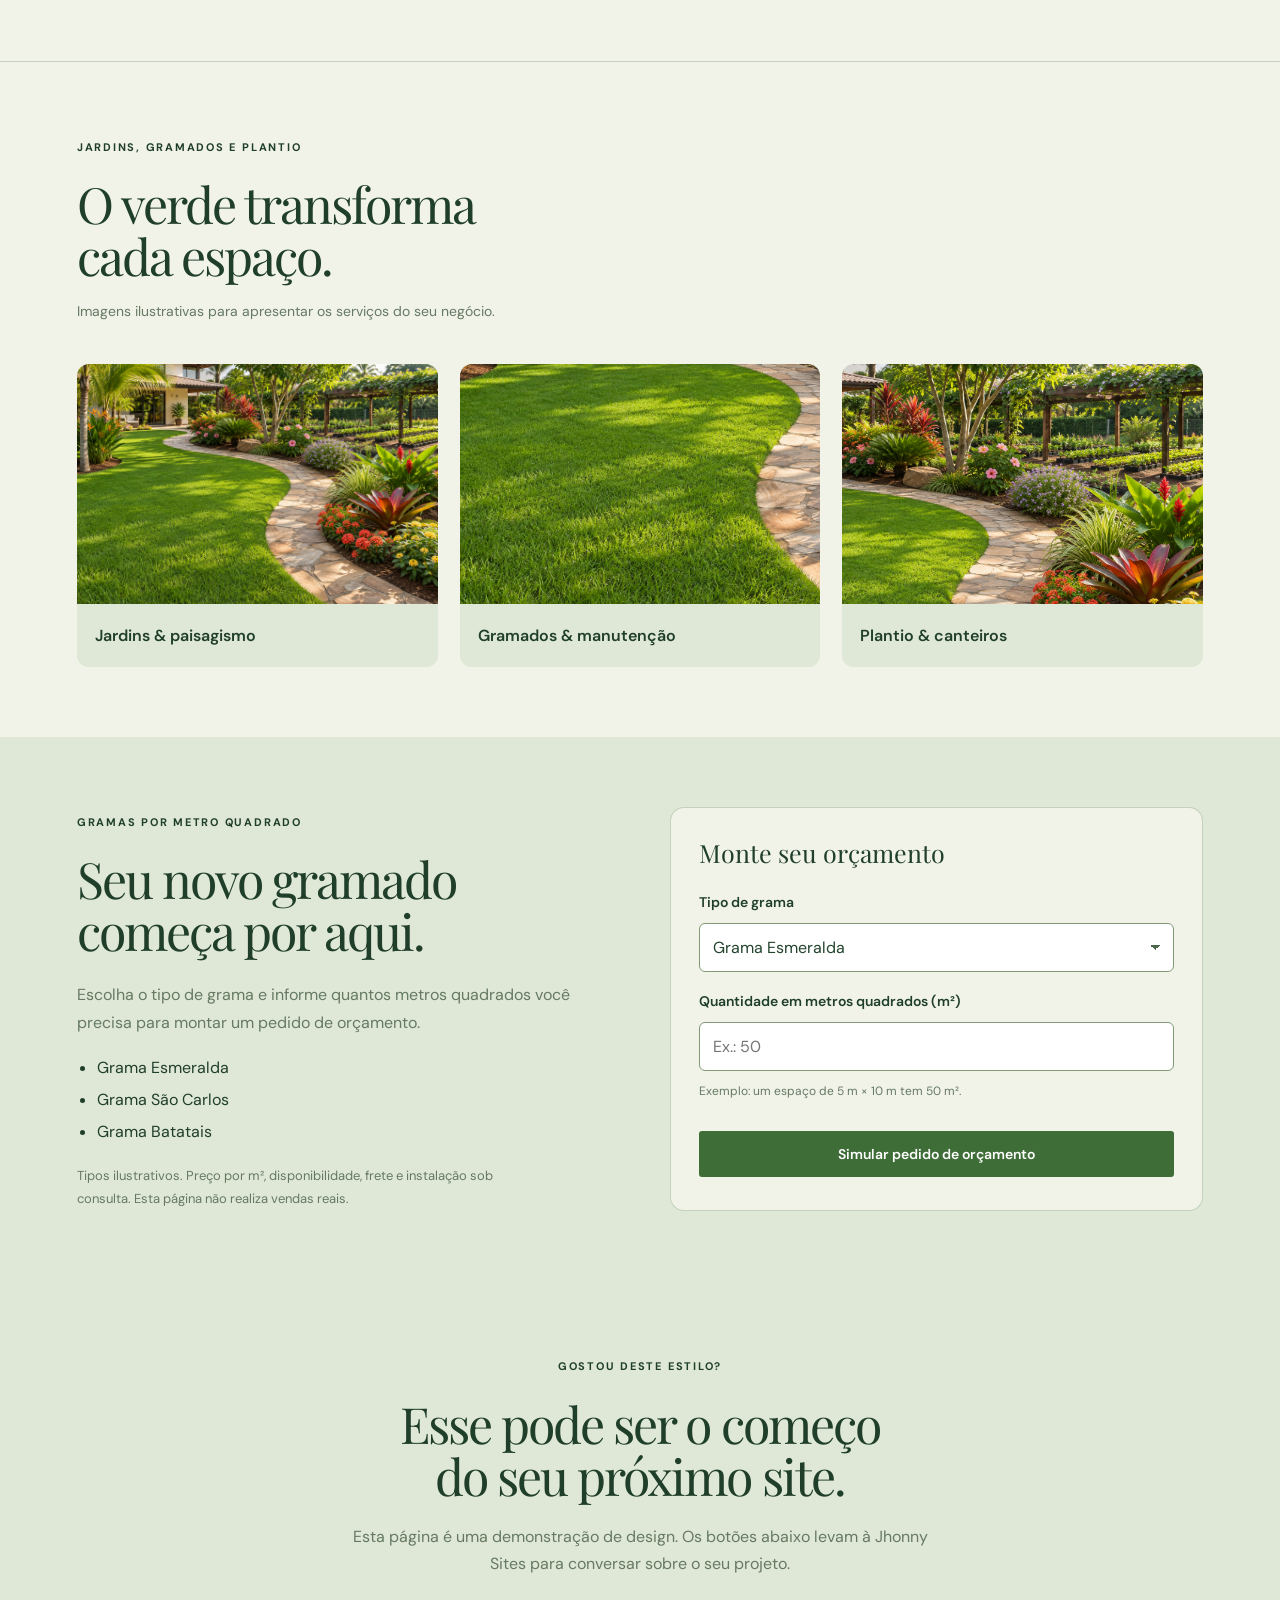
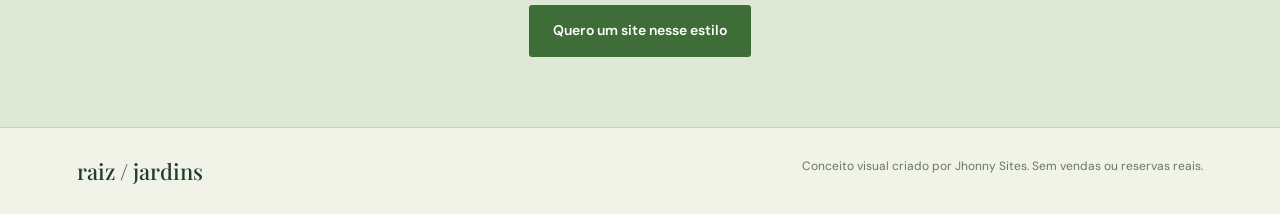
<file: demos/jardinagem.html>
<!doctype html><html lang="pt-BR"><head><meta charset="utf-8"><meta name="viewport" content="width=device-width,initial-scale=1"><meta name="robots" content="noindex"><title>Raiz Jardins — Demonstração Jhonny Sites</title><link rel="stylesheet" href="demo.css?v=gramas"></head><body data-demo="jardinagem"><div class="demo-disclaimer"><span>MODELO DEMONSTRATIVO · MARCA FICTÍCIA</span><a href="../index.html#projetos">Voltar ao Jhonny Sites</a></div><header><a id="brand" href="#inicio"></a><nav aria-label="Navegação do exemplo"><a href="#sobre">Sobre</a><a href="#servicos" id="navServices">Serviços</a><a href="#gramas">Gramas por m²</a><a href="#contato">Contato</a></nav></header><main><section class="demo-hero" id="inicio"><div class="hero-copy"><span id="eyebrow" class="eyebrow"></span><h1 id="headline"></h1><p id="intro"></p><a href="#servicos" class="cta" id="primary"></a><span class="hero-caption" id="caption"></span></div><div class="hero-image"><img id="heroPhoto" alt="" fetchpriority="high"><span id="imageCaption"></span></div></section><section class="demo-about" id="sobre"><span class="eyebrow" id="aboutLabel"></span><h2 id="aboutTitle"></h2><p id="aboutText"></p></section><section class="demo-services" id="servicos"><div class="section-heading"><span class="eyebrow" id="servicesLabel"></span><h2 id="servicesTitle"></h2></div><div class="services-grid" id="cards"></div></section><section class="garden-showcase" aria-labelledby="gardenShowTitle"><div class="section-heading"><span class="eyebrow">JARDINS, GRAMADOS E PLANTIO</span><h2 id="gardenShowTitle">O verde transforma<br>cada espaço.</h2><p>Imagens ilustrativas para apresentar os serviços do seu negócio.</p></div><div class="garden-gallery"><figure><div class="garden-photo"><img src="../assets/jardim-gramado.png" alt="Jardim com canteiros floridos e caminho de pedra" loading="lazy"></div><figcaption>Jardins & paisagismo</figcaption></figure><figure><div class="garden-photo"><img class="grass-detail" src="../assets/jardim-gramado.png" alt="Gramado verde bem cuidado" loading="lazy"></div><figcaption>Gramados & manutenção</figcaption></figure><figure><div class="garden-photo"><img class="planting-detail" src="../assets/jardim-gramado.png" alt="Canteiros com mudas e plantas ornamentais" loading="lazy"></div><figcaption>Plantio & canteiros</figcaption></figure></div></section>
<section class="grass-sales" id="gramas"><div class="grass-description"><span class="eyebrow">GRAMAS POR METRO QUADRADO</span><h2>Seu novo gramado<br>começa por aqui.</h2><p>Escolha o tipo de grama e informe quantos metros quadrados você precisa para montar um pedido de orçamento.</p><ul><li>Grama Esmeralda</li><li>Grama São Carlos</li><li>Grama Batatais</li></ul><small>Tipos ilustrativos. Preço por m², disponibilidade, frete e instalação sob consulta. Esta página não realiza vendas reais.</small></div><form id="grassForm"><h3>Monte seu orçamento</h3><label for="grassType">Tipo de grama</label><select id="grassType" required><option>Grama Esmeralda</option><option>Grama São Carlos</option><option>Grama Batatais</option></select><label for="grassQuantity">Quantidade em metros quadrados (m²)</label><input id="grassQuantity" type="number" min="0.01" max="100000" step="0.01" placeholder="Ex.: 50" required inputmode="decimal"><p class="grass-help">Exemplo: um espaço de 5 m × 10 m tem 50 m².</p><button class="cta" type="submit">Simular pedido de orçamento</button><div id="grassResult" hidden><p><strong id="grassSummary"></strong><br>Valor por m²: sob consulta.</p><label for="grassMessage">Mensagem do pedido demonstrativo</label><textarea id="grassMessage" readonly rows="6"></textarea><button class="cta secondary" type="button" id="copyGrass">Copiar simulação</button><p id="grassStatus" role="status" aria-live="polite"></p><a class="grass-contact" href="../index.html#contato">Quero um site com essa função</a></div></form></section>
<section class="demo-contact" id="contato"><span class="eyebrow">GOSTOU DESTE ESTILO?</span><h2>Esse pode ser o começo<br>do seu próximo site.</h2><p>Esta página é uma demonstração de design. Os botões abaixo levam à Jhonny Sites para conversar sobre o seu projeto.</p><a class="cta" href="../index.html#contato">Quero um site nesse estilo</a></section></main><footer><strong id="footerBrand"></strong><span>Conceito visual criado por Jhonny Sites. Sem vendas ou reservas reais.</span></footer><script src="demo.js?v=gramas"></script><script src="grass.js?v=20261121"></script></body></html>
</file>
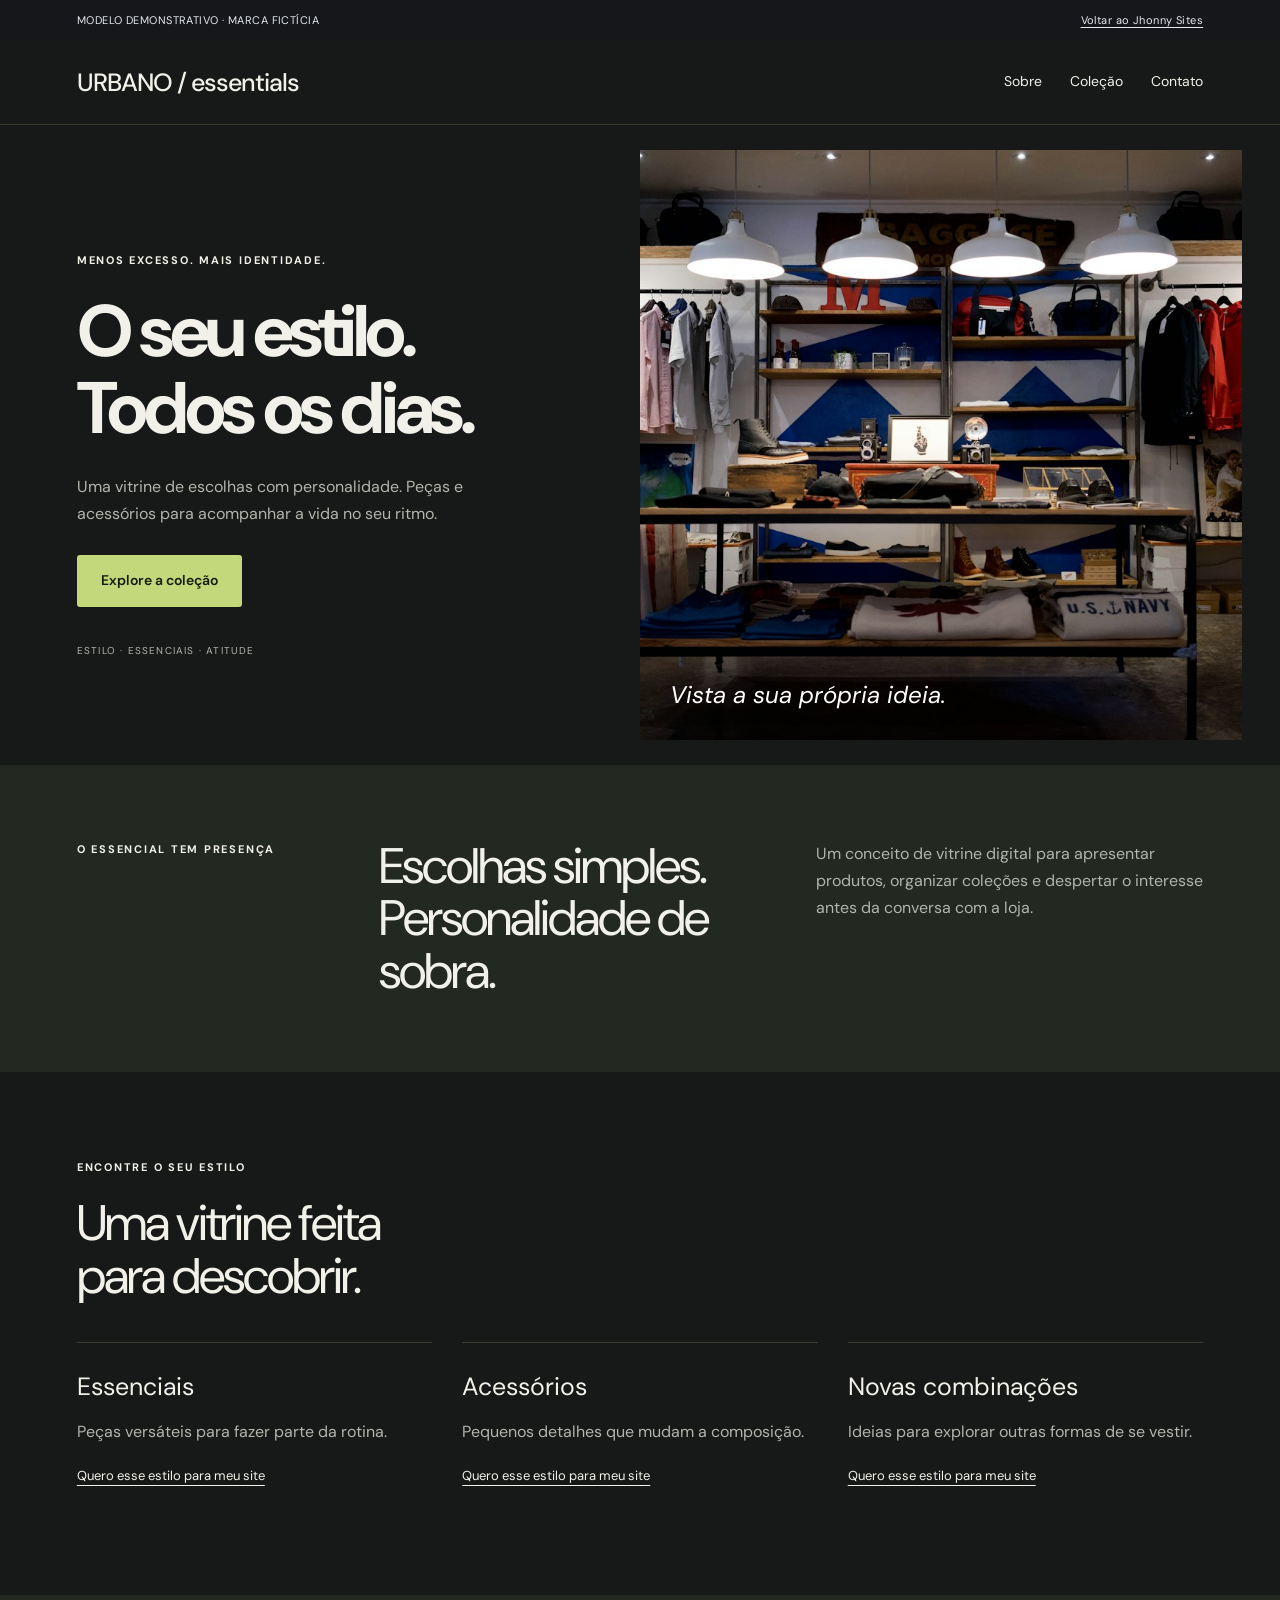
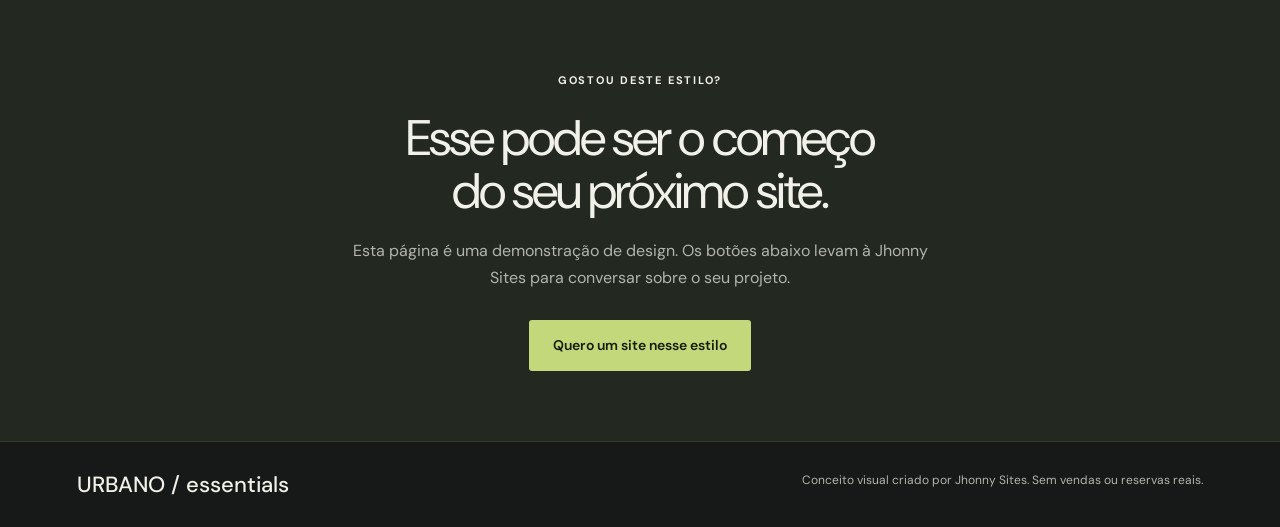
<file: demos/loja.html>
<!doctype html><html lang="pt-BR"><head><meta charset="utf-8"><meta name="viewport" content="width=device-width,initial-scale=1"><meta name="robots" content="noindex"><title>Ateliê Urbano — Demonstração Jhonny Sites</title><link rel="stylesheet" href="demo.css"></head><body data-demo="loja"><div class="demo-disclaimer"><span>MODELO DEMONSTRATIVO · MARCA FICTÍCIA</span><a href="../index.html#projetos">Voltar ao Jhonny Sites</a></div><header><a id="brand" href="#inicio"></a><nav aria-label="Navegação do exemplo"><a href="#sobre">Sobre</a><a href="#servicos" id="navServices">Serviços</a><a href="#contato">Contato</a></nav></header><main><section class="demo-hero" id="inicio"><div class="hero-copy"><span id="eyebrow" class="eyebrow"></span><h1 id="headline"></h1><p id="intro"></p><a href="#servicos" class="cta" id="primary"></a><span class="hero-caption" id="caption"></span></div><div class="hero-image"><img id="heroPhoto" alt="" fetchpriority="high"><span id="imageCaption"></span></div></section><section class="demo-about" id="sobre"><span class="eyebrow" id="aboutLabel"></span><h2 id="aboutTitle"></h2><p id="aboutText"></p></section><section class="demo-services" id="servicos"><div class="section-heading"><span class="eyebrow" id="servicesLabel"></span><h2 id="servicesTitle"></h2></div><div class="services-grid" id="cards"></div></section><section class="demo-contact" id="contato"><span class="eyebrow">GOSTOU DESTE ESTILO?</span><h2>Esse pode ser o começo<br>do seu próximo site.</h2><p>Esta página é uma demonstração de design. Os botões abaixo levam à Jhonny Sites para conversar sobre o seu projeto.</p><a class="cta" href="../index.html#contato">Quero um site nesse estilo</a></section></main><footer><strong id="footerBrand"></strong><span>Conceito visual criado por Jhonny Sites. Sem vendas ou reservas reais.</span></footer><script src="demo.js"></script></body></html>
</file>
<file: styles.css>
:root{--bg:#101114;--surface:#191b21;--text:#f5f5f7;--muted:#a0a3af;--blue:#4269ff;--acid:#c2ed59;--light:#f4f5f8;--ink:#171922;--line:#ffffff20;--display:'Space Grotesk',sans-serif;--body:'Manrope',Arial,sans-serif}*{box-sizing:border-box}html{scroll-behavior:smooth;scroll-padding-top:100px}body{margin:0;background:var(--bg);color:var(--text);font:16px/1.65 var(--body)}a{color:inherit;text-decoration:none}button,input,textarea,select{font:inherit}button,a,input,select,textarea{-webkit-tap-highlight-color:transparent}a:focus-visible,button:focus-visible,input:focus-visible,textarea:focus-visible,select:focus-visible,summary:focus-visible{outline:3px solid var(--blue);outline-offset:5px}button{cursor:pointer}img{display:block;max-width:100%}[hidden]{display:none!important}h1,h2,h3,p{margin:0}h1,h2,h3{font-family:var(--display);line-height:1.08;letter-spacing:-.045em}h2{font-size:clamp(32px,4vw,54px)}h2 em{font-style:normal;color:var(--blue)}.section-wrap{padding:96px max(6%,calc((100vw - 1280px)/2))}.eyebrow{font-size:12px;font-weight:800;letter-spacing:.13em;line-height:1.7}.skip{position:fixed;top:-80px;left:20px;z-index:99;background:white;color:black;padding:10px}.skip:focus{top:10px}.announcement{display:flex;justify-content:space-between;gap:20px;background:var(--blue);padding:9px 6%;font-size:12px}.announcement>span{letter-spacing:.11em;font-weight:700}.announcement b{font-size:10px;margin-left:20px;letter-spacing:.08em}.header{display:flex;align-items:center;justify-content:space-between;gap:30px;padding:25px 6%;border-bottom:1px solid var(--line);background:var(--bg);position:relative;z-index:20}.brand{display:flex;align-items:center;gap:11px;font:700 25px/1 var(--display);letter-spacing:-1px}.brand-light{font-weight:400;color:#b9bbc7}.brand small{font:700 8px/1 var(--body);letter-spacing:.2em;display:block;margin-top:9px;color:var(--muted)}.brand-icon{width:43px;height:46px;display:flex;justify-content:center;align-items:center;border-radius:12px;background:var(--blue);font:bold 42px var(--display);letter-spacing:-5px;padding-right:4px}.brand-icon>span{color:var(--acid)}nav{display:flex;align-items:center;gap:28px}nav>a{font-size:13px;color:#c4c6d0}nav>a:hover{color:white}.button{display:inline-flex;align-items:center;justify-content:center;gap:24px;border:1px solid transparent;border-radius:6px;background:var(--blue);padding:17px 22px;color:white;font-size:14px;font-weight:800;line-height:1.4;transition:background .2s,transform .2s}.button>span{font-size:24px;line-height:1;font-weight:400}.button:hover{background:#3157e7;transform:translateY(-2px)}.button-small{padding:11px 16px;font-size:12px;gap:16px}.button-white{background:white;color:var(--blue)}.button-white:hover{background:#e8edff}.button-outline{background:none;border-color:#666b7c;color:#fff}.text-link{font-size:13px;border-bottom:1px solid #888a96;padding:6px 0;font-weight:600}.menu-toggle{display:none}.hero{display:grid;grid-template-columns:1.1fr 1fr;align-items:center;gap:70px;padding-top:80px;padding-bottom:76px;background:radial-gradient(ellipse at 87% 12%,#4269ff15,transparent 45%)}.hero .eyebrow{font-size:10px;color:#c7c9d2;display:flex;align-items:center;gap:12px}.dash{width:24px;height:2px;background:var(--acid)}h1{font-size:clamp(48px,6.3vw,86px);letter-spacing:-.065em;line-height:1.02;margin:24px 0}h1>span{color:var(--blue)}.hero-copy>p{font-size:15px;color:var(--muted);max-width:470px;line-height:1.8}.hero-actions{display:flex;flex-wrap:wrap;align-items:center;gap:25px;margin-top:30px}.hero-checks{display:flex;flex-wrap:wrap;gap:14px;margin-top:27px;color:#c5c8d3;font-size:10px}.hero-checks span::first-letter{color:var(--acid)}.hero-visual{position:relative;min-width:0;padding:20px 0 20px 16px;transform:rotate(-2deg)}.visual-label,.visual-footer{display:flex;justify-content:space-between;align-items:center;gap:10px;font-size:8px;letter-spacing:.08em;color:#7b8297}.visual-label{margin:0 0 13px}.visual-label span:last-child{color:#c5cad8}.browser{border:1px solid #545a7070;border-radius:12px;overflow:hidden;box-shadow:0 30px 90px #0007;position:relative;background:#121316}.browser-bar{height:35px;display:flex;align-items:center;justify-content:space-between;background:#262a34;color:#a0a7b9;font-size:9px;padding:0 13px}.browser-dots{display:flex;gap:4px}.browser-dots i{width:5px;height:5px;border-radius:50%;background:#70788d}.browser-dots i:first-child{background:#ff8f83}.browser-dots i:nth-child(2){background:#f0cb70}.browser-dots i:nth-child(3){background:#9dd792}.demo-site{position:relative;isolation:isolate;min-height:370px;background:#080808;color:#eee8d9}.demo-nav{padding:22px 22px 10px;display:flex;align-items:center;justify-content:space-between;position:relative;z-index:2}.demo-nav>b{font:700 13px Georgia,serif;color:#e1c27b;letter-spacing:1px}.demo-nav>b>span{font:6px var(--body);display:block;letter-spacing:3px;margin-top:4px}.demo-nav>span{font-size:7px;color:#d5cab2}.demo-nav>i{display:none}.demo-content{position:relative;z-index:2;padding:28px 22px;max-width:65%}.demo-content>span:first-child{font-size:6px;color:#ddc487;letter-spacing:1px;white-space:nowrap}.demo-content h2{font:700 clamp(24px,2.8vw,39px)/1.04 Georgia,serif;letter-spacing:-1px;margin-top:13px}.demo-content h2 em{color:#dec58b}.demo-content p{font-size:7px;max-width:155px;margin-top:12px;color:#b8b0a3;line-height:1.7}.demo-cta{display:inline-block;background:#cfb376;color:#15120b;padding:9px 12px;font-size:7px;font-weight:800;margin-top:19px;border-radius:2px}.demo-image{position:absolute;inset:70px 0 26px 50%;overflow:hidden;z-index:0}.demo-image img{height:100%;width:100%;object-fit:cover;object-position:66% 20%;filter:brightness(.75)}.demo-image-overlay{position:absolute;inset:0;background:linear-gradient(90deg,#080808,transparent 35%)}.demo-bottom{display:flex;justify-content:space-around;font-size:5px;letter-spacing:1px;border-top:1px solid #c6a65a40;padding:9px 0;position:absolute;bottom:0;left:0;right:0;color:#c7ad74}.floating-card{position:absolute;right:-20px;bottom:32px;display:flex;align-items:center;gap:12px;background:#f4f6fb;color:#181b24;padding:18px 21px;border-radius:9px;transform:rotate(5deg);box-shadow:0 10px 30px #0003}.floating-icon{display:grid;place-items:center;background:#e1e7ff;color:var(--blue);width:38px;height:42px;border-radius:8px;font-size:27px}.floating-card b{font:700 12px/1.35 var(--body)}.floating-card small{display:block;font-size:9px;color:#697080;margin-top:5px}.visual-footer{margin-top:18px;padding-right:8px}.circle-mark{font-size:22px;color:var(--acid)}.capability-strip{display:flex;justify-content:space-between;align-items:center;gap:20px;padding:23px 6%;background:#1a1d25;border-block:1px solid var(--line);font-size:11px;font-weight:700;letter-spacing:.08em}.capability-strip i{font-style:normal;color:var(--acid);font-size:22px}.light{background:var(--light);color:var(--ink)}.section-heading{display:flex;justify-content:space-between;gap:55px;align-items:flex-end;margin-bottom:48px}.section-heading .eyebrow{margin-bottom:18px;color:#89909c;font-size:10px}.section-heading>p{max-width:330px;font-size:14px;color:#8b8e9b;line-height:1.8}.light .section-heading>p{color:#676d7c}.solution-grid{display:grid;grid-template-columns:repeat(3,1fr);gap:26px}.solution-grid article{border-top:1px solid #ced2dd;padding-top:25px}.service-icon{font-size:30px;color:var(--blue);display:block;margin-bottom:19px}.solution-grid h3{font-size:23px;letter-spacing:-.035em}.solution-grid p{font-size:14px;color:#646b79;line-height:1.9;margin:16px 0 28px}.service-tag{font-size:9px;font-weight:800;letter-spacing:.11em;color:#414957}.promo-banner{display:flex;align-items:center;justify-content:space-between;gap:40px;background:var(--blue);padding-top:48px;padding-bottom:48px}.promo-symbol{font-size:95px;color:var(--acid);line-height:1}.promo-banner>div:nth-child(2){flex:1}.promo-banner .eyebrow{font-size:9px;color:#cdd6ff;margin-bottom:11px}.promo-banner h2{font-size:32px;letter-spacing:-.04em}.promo-banner .button{font-size:12px;white-space:nowrap}.projects .section-heading{margin-bottom:35px}.project-grid{display:grid;grid-template-columns:1fr 1fr;gap:28px}.project-image{height:320px;overflow:hidden;position:relative;background:#1a1812;border-radius:8px}.project-image img{width:100%;height:100%;object-fit:cover;object-position:top;transition:transform .4s}.real-project:hover img{transform:scale(1.025)}.project-badge{position:absolute;top:16px;left:16px;padding:6px 10px;background:#111318e6;color:white;border:1px solid #fff3;border-radius:4px;font:700 8px var(--body);letter-spacing:.12em}.project-caption{display:flex;align-items:center;justify-content:space-between;gap:12px;padding-top:20px}.project-caption>div>span{font-size:9px;color:#9095a4;letter-spacing:.08em}.project-caption h3{font-size:22px;margin-top:8px;letter-spacing:-.025em}.project-open{font-size:11px;color:#b8c5ff;border-bottom:1px solid #647393;padding-bottom:3px}.concept{position:relative;height:320px;overflow:hidden;border-radius:8px}.concept-coffee{background:#ded6c6;color:#3b261e}.concept-nav{position:relative;z-index:2;font:bold 18px Georgia,serif;letter-spacing:-1px;padding:22px}.concept-nav>span{font-style:italic}.concept-nav small{float:right;font:6px var(--body);letter-spacing:0;margin-top:8px}.concept-copy{position:relative;z-index:2;padding:15px 26px}.concept-copy>span:first-child{font:700 7px var(--body);letter-spacing:1px}.concept-copy h3{font:400 45px/.95 Georgia,serif;letter-spacing:-2px;margin-top:16px}.concept-pill{display:inline-block;background:#583b29;color:white;font-size:7px;padding:9px 13px;border-radius:20px;margin-top:20px}.concept .project-badge{left:auto;right:16px;top:auto;bottom:16px;font-size:7px}.coffee-art{width:180px;height:180px;background:radial-gradient(ellipse,#443025 0 29%,#ce9e66 30% 35%,#f2e9db 36% 47%,#ab9c83 48% 49%,#d8cab3 50% 65%,transparent 66%);position:absolute;right:-12px;top:105px;transform:rotate(-25deg);filter:drop-shadow(12px 20px 10px #42332644)}.coffee-art>span{position:absolute;width:55px;height:32px;border:11px solid #e3d8c4;border-radius:50%;top:76px;right:-3px;z-index:-1}.project-note{display:flex;justify-content:space-between;gap:20px;border-top:1px solid var(--line);padding-top:24px;margin-top:34px;font-size:12px}.project-note>span{font-size:10px;color:#969cac;letter-spacing:.08em}.project-note>a{color:#c3cfff}.offer{display:grid;grid-template-columns:1fr 1fr;gap:80px;align-items:center}.offer-intro .eyebrow{color:var(--blue);font-size:10px;margin-bottom:22px}.offer-intro h2{font-size:clamp(40px,5vw,64px)}.offer-intro>p{color:#6e7482;max-width:340px;font-size:15px;margin-top:25px}.offer-note{display:flex;align-items:center;gap:16px;border-top:1px solid #d4d9e2;margin-top:35px;padding-top:25px}.offer-note>span{font-size:42px;color:var(--blue);line-height:1}.offer-note>p{font-size:12px;color:#6b7280}.offer-note strong{color:#373f4e;font-weight:600}.price-card{background:white;border:1px solid #dce1eb;border-radius:12px;padding:32px;box-shadow:0 18px 45px #132a6710}.price-top{display:flex;align-items:center;justify-content:space-between;gap:15px;margin-bottom:25px;font-size:9px;letter-spacing:.05em;color:#697084;font-weight:800}.limited{background:#edf1ff;border-radius:4px;color:#355be7;padding:7px 8px;font-size:8px}.price-card h3{font-size:23px;letter-spacing:-1px}.price{display:flex;align-items:baseline;gap:7px;margin:17px 0 7px;color:#192030}.price strong{font:700 84px/1 var(--display);letter-spacing:-6px}.price>span{font-size:21px}.price-description{font-size:12px;color:#777e8f}.price-card ul{padding:0;margin:26px 0;list-style:none;border-top:1px solid #e8eaf0;padding-top:22px}.price-card li{font-size:13px;margin:10px 0;color:#4e586c}.price-card li:before{content:'✓';color:var(--blue);margin-right:11px;font-weight:800}.price-card .button{width:100%}.price-terms{font-size:11px;line-height:1.8;color:#79808f;margin-top:15px}.process-grid{display:grid;grid-template-columns:repeat(4,1fr);gap:28px}.process-grid article{border-top:1px solid #ffffff30;padding-top:23px}.process-icon{font-size:27px;color:#a9b9ff;display:block;margin-bottom:24px}.process-grid h3{font-size:22px;letter-spacing:-.04em;line-height:1.15}.process-grid p{font-size:13px;color:var(--muted);margin-top:16px;line-height:1.8}.faq{display:grid;grid-template-columns:1fr 1.3fr;gap:80px}.faq .eyebrow{color:var(--blue);font-size:10px;margin-bottom:22px}.faq>div:first-child>p{font-size:14px;color:#747b88;max-width:270px;margin-top:22px}.faq-list details{border-bottom:1px solid #d2d8e2}.faq-list details:first-child{border-top:1px solid #d2d8e2}.faq-list summary{list-style:none;cursor:pointer;padding:20px 24px 20px 0;font-size:14px;font-weight:700;position:relative;line-height:1.5}.faq-list summary::-webkit-details-marker{display:none}.faq-list summary:after{content:'+';position:absolute;right:0;top:16px;color:var(--blue);font-size:24px;font-weight:400}.faq-list details[open] summary:after{content:'−'}.faq-list p{font-size:13px;color:#626c7e;padding:0 20px 22px 0;line-height:1.9}.contact{display:grid;grid-template-columns:1fr 1.1fr;gap:70px;align-items:start;background:radial-gradient(ellipse at left bottom,#4269ff18,transparent 60%)}.contact-copy .eyebrow{color:#9fadcf;font-size:10px;margin-bottom:22px}.contact h2{font-size:clamp(43px,5.5vw,70px)}.contact-copy>p{font-size:14px;color:#a8afbf;max-width:330px;margin-top:25px}.contact-direct{display:block;margin-top:35px}.contact-direct span{display:block;font-size:11px;color:#989fb1}.contact-direct strong{display:block;font-size:20px;letter-spacing:-.04em;margin-top:4px;color:#d1dbff}.contact-form{padding:30px;border:1px solid #343b4b;border-radius:12px;background:#1b1f28}.contact-form h3{font-size:23px;letter-spacing:-.035em;margin-bottom:25px}.contact-form label{display:block;font-size:12px;font-weight:600;margin-bottom:18px;color:#c3cad8}.form-row{display:grid;grid-template-columns:1fr 1fr;gap:14px}.contact-form :is(input,select,textarea){width:100%;min-width:0;display:block;margin-top:8px;border:1px solid #424959;border-radius:5px;background:#222733;color:#f4f5fb;padding:12px 11px;font-size:12px;resize:vertical;color-scheme:dark}.contact-form input::placeholder,.contact-form textarea::placeholder{color:#8e96a9}.contact-form select{appearance:none;background-image:linear-gradient(45deg,transparent 50%,#aab6d1 50%),linear-gradient(135deg,#aab6d1 50%,transparent 50%);background-position:calc(100% - 17px) 50%,calc(100% - 12px) 50%;background-size:5px 5px;background-repeat:no-repeat;padding-right:34px}.contact-form>.button{width:100%;font-size:12px}.form-note{font-size:10px;color:#9ea8bc;margin-top:13px;line-height:1.8}#requestResult{margin-top:24px;border-top:1px solid #ffffff30;padding-top:20px}#requestResult p{font-size:13px;line-height:1.7;color:#cad4ea}.result-actions{display:flex;gap:10px;flex-wrap:wrap;margin:14px 0}.result-actions .button{font-size:12px;padding:12px}#requestText{font-size:12px}#copyStatus{margin-top:10px}.footer{border-top:1px solid var(--line);display:flex;justify-content:space-between;align-items:center;gap:35px;padding-top:38px;padding-bottom:38px}.footer>p{font-size:11px;color:#858fa3}.footer>div{text-align:right}.footer>div>a{display:block;font-size:12px;color:#ced7ed}.footer>div>span{display:block;font-size:10px;color:#7f899e;margin-top:10px}@media(min-width:1550px){.header,.announcement,.capability-strip{padding-left:max(6%,calc((100vw - 1280px)/2));padding-right:max(6%,calc((100vw - 1280px)/2))}}@media(max-width:1050px){.hero{gap:35px}.hero-actions{gap:20px}.hero .button{font-size:12px;padding:16px}.hero-checks{gap:10px;font-size:9px}nav{gap:18px}nav>a{font-size:12px}.header{gap:20px}.hero-visual{padding-left:0}.floating-card{right:-12px;padding:14px}.demo-site{min-height:350px}.offer{gap:40px}.faq{gap:50px}.contact{gap:40px}.price-card{padding:25px}.limited{font-size:7px}.contact-form{padding:24px}.form-row{grid-template-columns:1fr;gap:0}.capability-strip{font-size:9px}.section-wrap{padding-top:75px;padding-bottom:75px}.promo-banner{padding-top:40px;padding-bottom:40px}.promo-banner h2{font-size:27px}.promo-symbol{font-size:75px}.footer{padding-top:35px;padding-bottom:35px}}@media(max-width:780px){html{scroll-padding-top:30px}.announcement{justify-content:center;font-size:11px;padding:9px 18px}.announcement>span{display:none}.announcement b{margin-left:10px;font-size:8px}.header{padding:20px 6%}.brand{font-size:24px}.menu-toggle{display:flex;flex-direction:column;justify-content:center;gap:7px;align-items:center;width:44px;height:44px;background:#212633;border:1px solid #40485d;border-radius:7px}.menu-toggle span{height:2px;width:19px;background:#e4e9f6}.header nav{display:none;position:absolute;left:0;right:0;top:100%;padding:23px 6%;background:#181c26;border-bottom:1px solid #4d5770;box-shadow:0 15px 30px #0005}.header nav.open{display:flex;flex-direction:column;align-items:stretch;gap:18px}.header nav a{font-size:15px}.hero{grid-template-columns:1fr;gap:28px;padding-top:50px;padding-bottom:46px}.hero-copy{max-width:570px}.hero .eyebrow{font-size:9px}h1{font-size:clamp(51px,10vw,77px);margin:22px 0}.hero-copy>p{font-size:15px;max-width:490px}.hero-checks{font-size:10px;gap:16px}.hero-actions .button{font-size:13px;padding:17px 18px}.hero-visual{max-width:480px;width:100%;justify-self:center;margin-top:18px;transform:rotate(-1deg);padding:0 10px}.demo-site{min-height:350px}.demo-content h2{font-size:37px}.demo-content>span:first-child{font-size:6px}.demo-image{inset:65px 0 26px 50%}.floating-card{right:0;bottom:25px}.capability-strip{display:grid;grid-template-columns:1fr 1fr;font-size:9px;gap:15px;text-align:center;padding:24px 6%}.capability-strip i{display:none}.section-heading{flex-direction:column;align-items:flex-start;gap:22px;margin-bottom:35px}.section-heading>p{max-width:460px;font-size:14px}.solution-grid{gap:25px;grid-template-columns:1fr}.solution-grid article{position:relative;padding-left:58px}.service-icon{position:absolute;left:0;top:19px}.solution-grid h3{font-size:24px}.solution-grid p{margin:13px 0 16px}.service-tag{font-size:9px}.promo-banner{display:grid;grid-template-columns:40px 1fr;gap:20px}.promo-symbol{font-size:49px}.promo-banner h2{font-size:29px}.promo-banner .button{grid-column:2;justify-self:start}.project-grid{grid-template-columns:1fr}.project-image,.concept{height:330px}.project-note{flex-direction:column;gap:12px}.offer{grid-template-columns:1fr;gap:34px}.offer-intro h2{font-size:47px}.offer-intro>p{max-width:500px}.offer-note{max-width:480px}.price-card{max-width:520px;width:100%;padding:27px;justify-self:center}.price-top{font-size:8px}.limited{font-size:7px}.process-grid{grid-template-columns:1fr 1fr;gap:35px 25px}.process-grid h3{font-size:24px}.faq{grid-template-columns:1fr;gap:32px}.faq>div:first-child>p{max-width:500px}.contact{grid-template-columns:1fr;gap:35px}.contact h2{font-size:55px}.contact-copy>p{max-width:500px}.contact-direct{margin-top:22px}.contact-form{padding:25px}.form-row{grid-template-columns:1fr 1fr;gap:14px}.contact-form :is(input,select,textarea){font-size:16px}.contact-form label{font-size:13px}.contact-form>.button{font-size:13px}.form-note{font-size:11px}.footer{flex-wrap:wrap;align-items:start;gap:25px}.footer>p{display:none}.footer>div{text-align:left;font-size:11px}.section-wrap{padding-top:60px;padding-bottom:60px}.footer{padding-top:30px;padding-bottom:30px}}@media(max-width:400px){.announcement b{display:none}.hero-actions{flex-direction:column;align-items:flex-start;gap:13px}.hero-actions .button{width:100%;justify-content:space-between}.hero-checks{font-size:9px;gap:10px}.floating-card{padding:11px 13px}.demo-content h2{font-size:31px}.demo-site{min-height:330px}.demo-nav>span{display:none}.demo-nav>i{display:block;font-size:12px}.form-row{grid-template-columns:1fr;gap:0}.price-card{padding:23px}.price-top{align-items:flex-start;flex-direction:column;gap:9px}.price strong{font-size:75px}.promo-banner h2{font-size:25px}.process-grid{gap:26px 18px}.process-grid h3{font-size:22px}}@media(prefers-reduced-motion:reduce){html{scroll-behavior:auto}*,*:before,*:after{transition:none!important;animation:none!important}}

/* Conteúdo e formulário com leitura confortável. */
.hero-copy>p,.section-heading>p,.offer-intro>p,.contact-copy>p{font-size:16px}.contact-form label{font-size:14px}.contact-form :is(input,select,textarea){font-size:16px}.faq-list summary{font-size:16px}.faq-list p,.process-grid p,.solution-grid p{font-size:16px}.price-card li{font-size:14px}.price-terms{font-size:12px}.button{font-size:14px}
</file>
<file: demos/demo.css>
@import url('https://fonts.googleapis.com/css2?family=DM+Sans:wght@400;500;600;700&family=Playfair+Display:wght@400;500;600&display=swap');
:root{--bg:#f4f0e8;--ink:#34251f;--muted:#77675b;--accent:#72503b;--surface:#e7ddd0;--line:#34251f30;--serif:'Playfair Display',Georgia,serif;--sans:'DM Sans',Arial,sans-serif}*{box-sizing:border-box}html{scroll-behavior:smooth;scroll-padding-top:20px}body{margin:0;background:var(--bg);color:var(--ink);font:16px/1.7 var(--sans)}a{color:inherit;text-decoration:none}a:focus-visible{outline:3px solid var(--accent);outline-offset:5px}h1,h2,h3,p{margin:0}h1,h2{font-family:var(--serif);font-weight:400;line-height:1.05;letter-spacing:-.04em}.demo-disclaimer{display:flex;justify-content:space-between;gap:15px;background:#15171b;color:#e7e9f1;padding:11px 6%;font-size:11px;letter-spacing:.04em}.demo-disclaimer a{text-decoration:underline;text-underline-offset:3px}header{padding:25px 6%;display:flex;align-items:center;justify-content:space-between;gap:24px;border-bottom:1px solid var(--line)}#brand{font:500 25px var(--serif);letter-spacing:-1px}nav{display:flex;gap:28px;font-size:14px}.demo-hero{display:grid;grid-template-columns:1fr 1fr;min-height:640px}.hero-copy{padding:80px 9% 60px 12%;display:flex;flex-direction:column;align-items:flex-start;justify-content:center}.eyebrow{font-size:11px;letter-spacing:.16em;font-weight:700}h1{font-size:clamp(45px,5.7vw,82px);margin:25px 0}.hero-copy>p{font-size:16px;color:var(--muted);max-width:400px}.cta{display:inline-block;background:var(--accent);color:#fff;padding:14px 24px;font-size:14px;font-weight:600;border-radius:3px;margin-top:28px}.cta:hover{filter:brightness(1.15)}.hero-caption{font-size:10px;letter-spacing:.12em;color:var(--muted);margin-top:35px}.hero-image{position:relative;margin:28px 6% 28px 0;min-width:0;overflow:hidden;border-radius:140px 0 0 0}.hero-image img{width:100%;height:100%;position:absolute;inset:0;object-fit:cover}.hero-image:after{content:'';position:absolute;inset:50% 0 0;background:linear-gradient(transparent,#0007)}.hero-image>span{position:absolute;bottom:30px;left:30px;right:25px;font:italic 24px var(--serif);color:#fff;z-index:1}.demo-about{display:grid;grid-template-columns:.65fr 1fr 1fr;gap:50px;align-items:start;padding:75px 6%;background:var(--surface)}h2{font-size:clamp(32px,3.9vw,54px)}.demo-about>p{font-size:16px;color:var(--muted)}.demo-services{padding:80px 6%}.section-heading{margin-bottom:40px}.section-heading h2{margin-top:18px}.services-grid{display:grid;grid-template-columns:repeat(3,1fr);gap:30px}.services-grid article{padding:27px 0;border-top:1px solid var(--line)}h3{font:400 25px var(--serif)}.services-grid p{color:var(--muted);margin-top:15px;font-size:16px}.services-grid a{display:inline-block;margin-top:20px;font-size:13px;text-decoration:underline;text-underline-offset:5px}.demo-contact{text-align:center;padding:70px 6%;background:var(--surface)}.demo-contact h2{margin:20px 0}.demo-contact>p{max-width:600px;margin:auto;color:var(--muted)}footer{padding:28px 6%;display:flex;justify-content:space-between;gap:25px;border-top:1px solid var(--line)}footer>strong{font:500 22px var(--serif)}footer>span{font-size:12px;color:var(--muted)}body[data-demo=beleza]{--bg:#f9f3f0;--ink:#4d3137;--muted:#87696f;--accent:#975b68;--surface:#eee1df;--line:#975b6830}body[data-demo=beleza] .hero-image{border-radius:180px 180px 0 0;margin:35px 8% 35px 0}body[data-demo=arquitetura]{--bg:#e8e8e3;--ink:#262d28;--muted:#637064;--accent:#46584a;--surface:#d8ddd4;--line:#46584a40;--serif:'DM Sans',Arial,sans-serif}body[data-demo=arquitetura] h1{font-weight:500;font-size:clamp(43px,5.5vw,76px);letter-spacing:-.07em}body[data-demo=arquitetura] .hero-image{border-radius:0;margin:0}body[data-demo=loja]{--bg:#171918;--ink:#f1f1e9;--muted:#b1b5ac;--accent:#c3d87b;--surface:#232821;--line:#c3d87b30;--serif:'DM Sans',Arial,sans-serif}body[data-demo=loja] h1{font-weight:700;letter-spacing:-.06em}body[data-demo=loja] .hero-image{border-radius:0;margin:25px 6% 25px 0}body[data-demo=loja] .cta{color:#161c0b}@media(max-width:760px){.demo-disclaimer{font-size:9px;align-items:center;gap:20px}.demo-disclaimer>span{max-width:155px}header{padding:22px 6%;flex-wrap:wrap}#brand{font-size:23px}nav{gap:17px;font-size:13px}.demo-hero{grid-template-columns:1fr;min-height:0}.hero-copy{padding:52px 6% 35px}h1{font-size:clamp(43px,10vw,66px);margin:22px 0}.hero-image,body[data-demo=beleza] .hero-image,body[data-demo=loja] .hero-image,body[data-demo=arquitetura] .hero-image{height:340px;margin:0 6% 28px;border-radius:80px 0 0 0}.hero-image>span{font-size:22px}.hero-caption{margin-top:25px}.demo-about{grid-template-columns:1fr;gap:22px;padding:50px 6%}.demo-about>p{max-width:500px}.demo-services{padding:50px 6%}.services-grid{grid-template-columns:1fr;gap:10px}.demo-contact{padding:50px 6%}.demo-contact h2{font-size:36px}footer{flex-direction:column;gap:12px}body[data-demo=arquitetura] h1{font-size:clamp(43px,10vw,66px)}}@media(prefers-reduced-motion:reduce){html{scroll-behavior:auto}}

body[data-demo=jardinagem]{--bg:#f1f3e9;--ink:#203f2b;--muted:#657963;--accent:#3e6d37;--surface:#dfe8d6;--line:#3e6d3740}body[data-demo=jardinagem] .hero-image{border-radius:160px 12px 160px 12px}body[data-demo=jardinagem] .hero-image img{object-position:center}
/* Vitrine de jardinagem e solicitação demonstrativa por m². */
.garden-showcase{padding:70px 6%;border-top:1px solid var(--line)}.garden-showcase .section-heading>p{margin-top:18px;color:var(--muted);font-size:14px}.garden-gallery{display:grid;grid-template-columns:repeat(3,minmax(0,1fr));gap:22px}.garden-gallery figure{margin:0;overflow:hidden;border-radius:12px;background:var(--surface)}.garden-gallery img{display:block;width:100%;height:240px;object-fit:cover}.garden-gallery .grass-detail{object-position:left bottom;transform:scale(1.7);clip-path:inset(20.6%);margin-bottom:-98px;margin-top:-1px;height:338px}.garden-gallery .planting-detail{object-position:right top}.garden-gallery figcaption{position:relative;padding:18px;background:var(--surface);font-weight:600;font-size:16px}.grass-sales{display:grid;grid-template-columns:1fr 1fr;gap:60px;padding:70px 6%;background:var(--surface)}.grass-description h2{margin:18px 0 24px}.grass-description>p{color:var(--muted)}.grass-description ul{padding-left:20px;line-height:2}.grass-description small{display:block;max-width:450px;color:var(--muted);font-size:13px;line-height:1.8}#grassForm{background:var(--bg);border:1px solid var(--line);border-radius:14px;padding:28px;min-width:0}#grassForm h3{margin-bottom:22px}#grassForm label{font-size:14px;display:block;font-weight:600;margin:18px 0 8px}#grassForm :is(input,select,textarea){font:16px var(--sans);width:100%;max-width:100%;box-sizing:border-box;padding:13px;border:1px solid #809977;border-radius:6px;background:#fff;color:#23442d}#grassForm select{appearance:none;background-image:linear-gradient(45deg,transparent 50%,#4b6749 50%),linear-gradient(135deg,#4b6749 50%,transparent 50%);background-position:calc(100% - 18px) 50%,calc(100% - 13px) 50%;background-size:5px 5px;background-repeat:no-repeat;padding-right:35px}#grassForm .cta{border:0;cursor:pointer;font:600 14px var(--sans);width:100%;text-align:center}#grassForm .grass-help{font-size:12px;line-height:1.8;color:var(--muted);margin-top:10px}#grassResult[hidden]{display:none}#grassResult{margin-top:24px;padding-top:22px;border-top:1px solid var(--line)}#grassResult textarea{font-size:14px;line-height:1.7;resize:vertical}#grassForm .secondary{background:#dbe6d3;color:#2e4b30;margin-top:12px}.grass-contact{display:block;margin-top:18px;text-decoration:underline;text-underline-offset:4px;font-size:14px}#grassStatus{font-size:13px;margin-top:12px}#grassForm :is(input,select,textarea,button):focus-visible{outline:3px solid #638458;outline-offset:3px}@media(max-width:700px){.garden-showcase{padding:50px 6%}.garden-gallery{grid-template-columns:1fr}.garden-gallery img{height:240px}.garden-gallery .grass-detail{height:338px}.grass-sales{grid-template-columns:1fr;gap:30px;padding:50px 6%}#grassForm{padding:22px}body[data-demo=jardinagem] nav{flex-wrap:wrap;gap:10px 18px}}

.garden-photo{height:240px;overflow:hidden;position:relative}.garden-photo img{height:100%;width:100%;object-fit:cover}.garden-photo .grass-detail{height:100%;margin:0;clip-path:none;transform:scale(1.8);transform-origin:15% 90%}.garden-photo .planting-detail{transform:scale(1.6);transform-origin:90% 12%}
</file>
